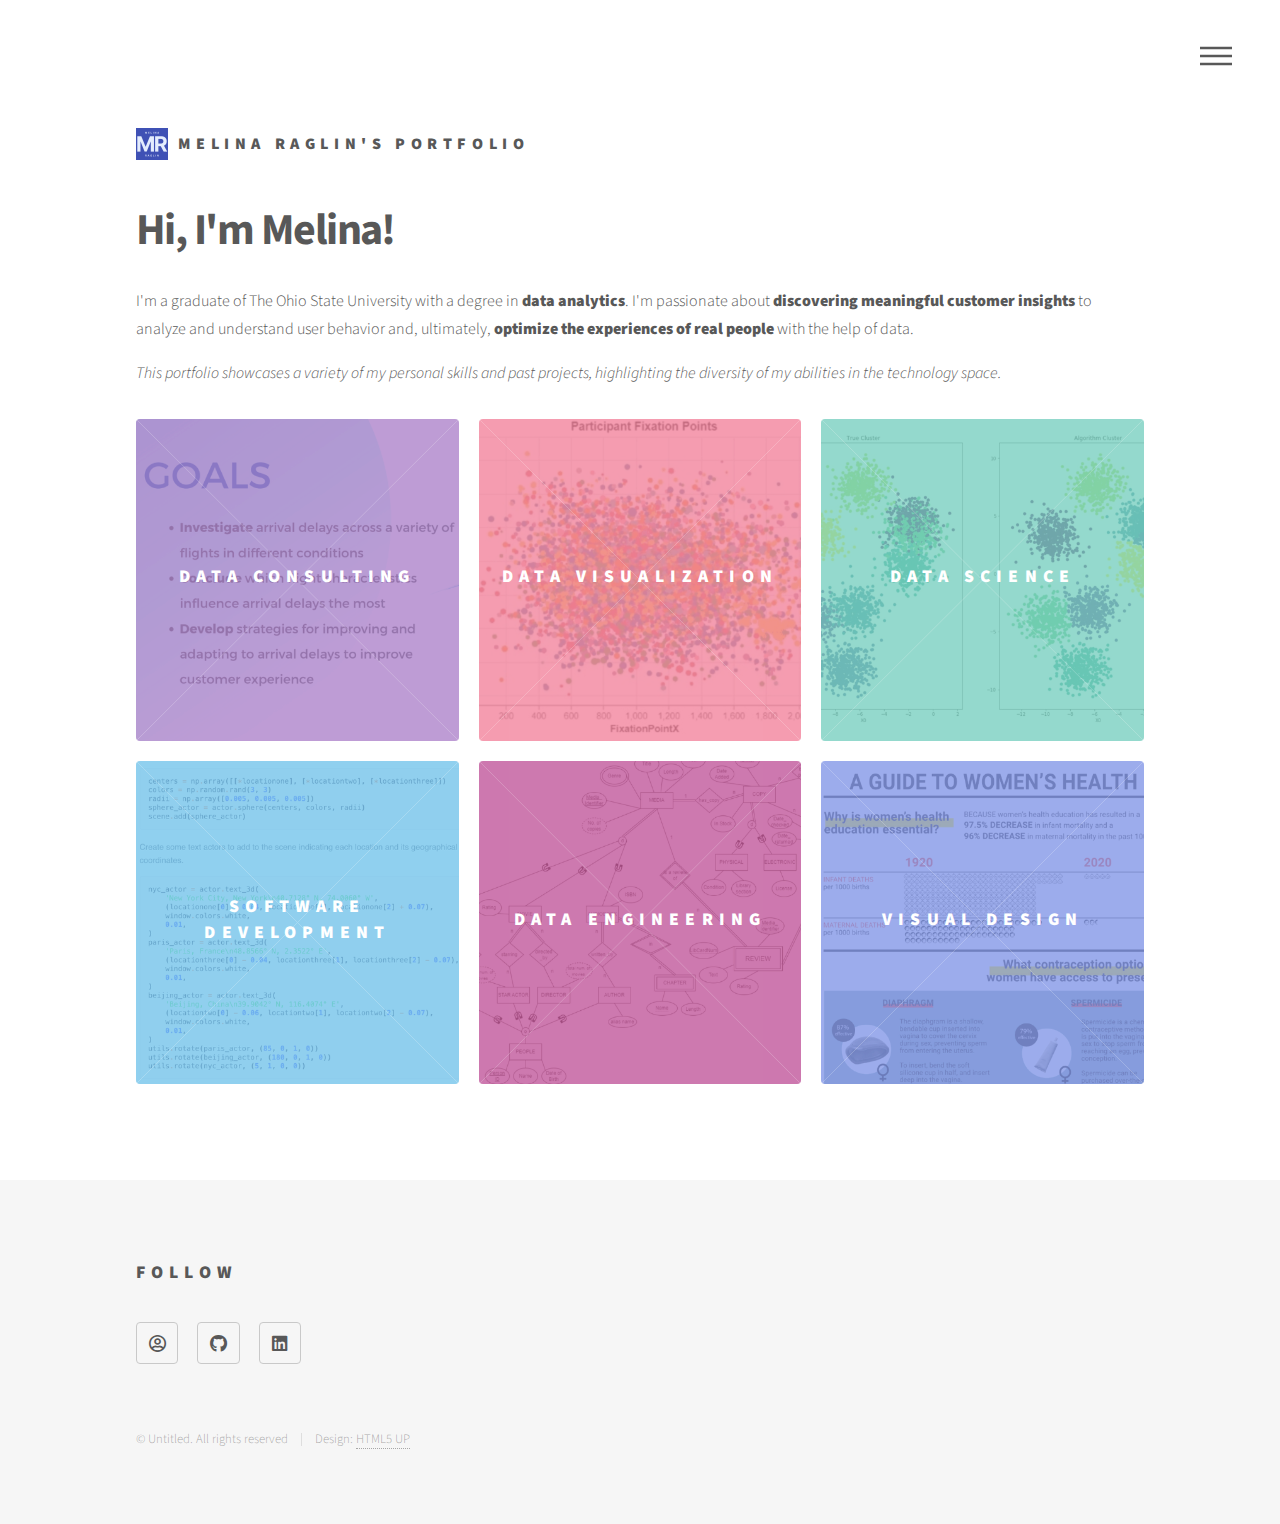
<file: index.html>
<!DOCTYPE HTML>
<!--
	Phantom by HTML5 UP
	html5up.net | @ajlkn
	Free for personal and commercial use under the CCA 3.0 license (html5up.net/license)
-->
<html>
	<head>
		<title>Melina Raglin - Portfolio</title>
		<meta charset="utf-8" />
		<meta name="viewport" content="width=device-width, initial-scale=1, user-scalable=no" />
		<link rel="stylesheet" href="assets/css/main.css" />
		<noscript><link rel="stylesheet" href="assets/css/noscript.css" /></noscript>
	</head>
	<body class="is-preload">
		<!-- Wrapper -->
			<div id="wrapper">

				<!-- Header -->
					<header id="header">
						<div class="inner">

							<!-- Logo -->
								<a href="index.html" class="logo">
									<span class="symbol"><img src="images/logo.png" alt="" /></span><span class="title">Melina Raglin's Portfolio</span>
								</a>

							<!-- Nav -->
								<nav>
									<ul>
										<li><a href="#menu">Menu</a></li>
									</ul>
								</nav>

						</div>
					</header>

				<!-- Menu -->
					<nav id="menu">
						<h2>Menu</h2>
						<ul>
							<li><a href="index.html">Home</a></li>
							<li><a href="data_consult.html">Data Consulting</a></li>
							<li><a href="data_viz.html">Data Visualization</a></li>
							<li><a href="data_sci.html">Data Science</a></li>
							<li><a href="dev.html">Software Development</a></li>
							<li><a href="data_eng.html">Data Engineering</a></li>
							<li><a href="design.html">Visual Design</a></li>
						</ul>
					</nav>

				<!-- Main -->
					<div id="main">
						<div class="inner">
							<header>
								<h1>Hi, I'm Melina!</h1>
								<p> I'm a graduate of The Ohio State University with a degree in <b>data analytics</b>. I'm passionate about <b>discovering meaningful customer insights</b> to analyze and understand user behavior and, ultimately, <b>optimize the experiences of real people</b> with the help of data.</p>
								<p> <i>This portfolio showcases a variety of my personal skills and past projects, highlighting the diversity of my abilities in the technology space.</i></p>
							</header>
							<section class="tiles">
								<article class="style5">
									<span class="image">
										<img src="images/data_consult.png" alt="" />
									</span>
									<a href="data_consult.html">
										<h2>Data Consulting</h2>
										<div class="content">
											<p>Click here to see examples of my data consulting work. </p>
										</div>
									</a>
								</article>
								<article class="style1">
									<span class="image">
										<img src="images/data_viz.png" alt="" />
									</span>
									<a href="data_viz.html">
										<h2>Data Visualization</h2>
										<div class="content">
											<p>Click here to see examples of my data visualization work.</p>
										</div>
									</a>
								</article>
								<article class="style3">
									<span class="image">
										<img src="images/data_sci.png" alt="" />
									</span>
									<a href="data_sci.html">
										<h2>Data Science</h2>
										<div class="content">
											<p>Click here to see examples of my data science work. </p>
										</div>
									</a>
								</article>
								<article class="style2">
									<span class="image">
										<img src="images/dev_2.png" alt="" />
									</span>
									<a href="dev.html">
										<h2>Software Development</h2>
										<div class="content">
											<p>Click here to see examples of my software development work. </p>
										</div>
									</a>
								</article>
								<article class="style4">
									<span class="image">
										<img src="images/data_eng_1.png" alt="" />
									</span>
									<a href="data_eng.html">
										<h2>Data Engineering</h2>
										<div class="content">
											<p>Click here to see examples of my data engineering work. </p>
										</div>
									</a>
								</article>
								<article class="style6">
									<span class="image">
										<img src="images/infographic.png" alt="" />
									</span>
									<a href="design.html">
										<h2>Visual Design</h2>
										<div class="content">
											<p>Click here to see examples of my visual design work. </p>
										</div>
									</a>
								</article>
							</section>
						</div>
					</div>

				<!-- Footer -->
					<footer id="footer">
						<div class="inner">
							<section>
								<h2>Follow</h2>
								<ul class="icons">
									<li><a href="https://www.melinaraglin.com" class="icon style2 fa-user-circle"><span class="label">Website</span></a></li>
									<li><a href="https://github.com/mlraglin" class="icon brands style2 fa-github"><span class="label">GitHub</span></a></li>
									<li><a href="https://www.linkedin.com/in/melina-raglin-987183198/" class="icon brands style2 fa-linkedin"><span class="label">LinkedIn</span></a></li>
								</ul>
							</section>
							<ul class="copyright">
								<li>&copy; Untitled. All rights reserved</li><li>Design: <a href="http://html5up.net">HTML5 UP</a></li>
							</ul>
						</div>
					</footer>

			</div>

		<!-- Scripts -->
			<script src="assets/js/jquery.min.js"></script>
			<script src="assets/js/browser.min.js"></script>
			<script src="assets/js/breakpoints.min.js"></script>
			<script src="assets/js/util.js"></script>
			<script src="assets/js/main.js"></script>

	</body>
</html>
</file>
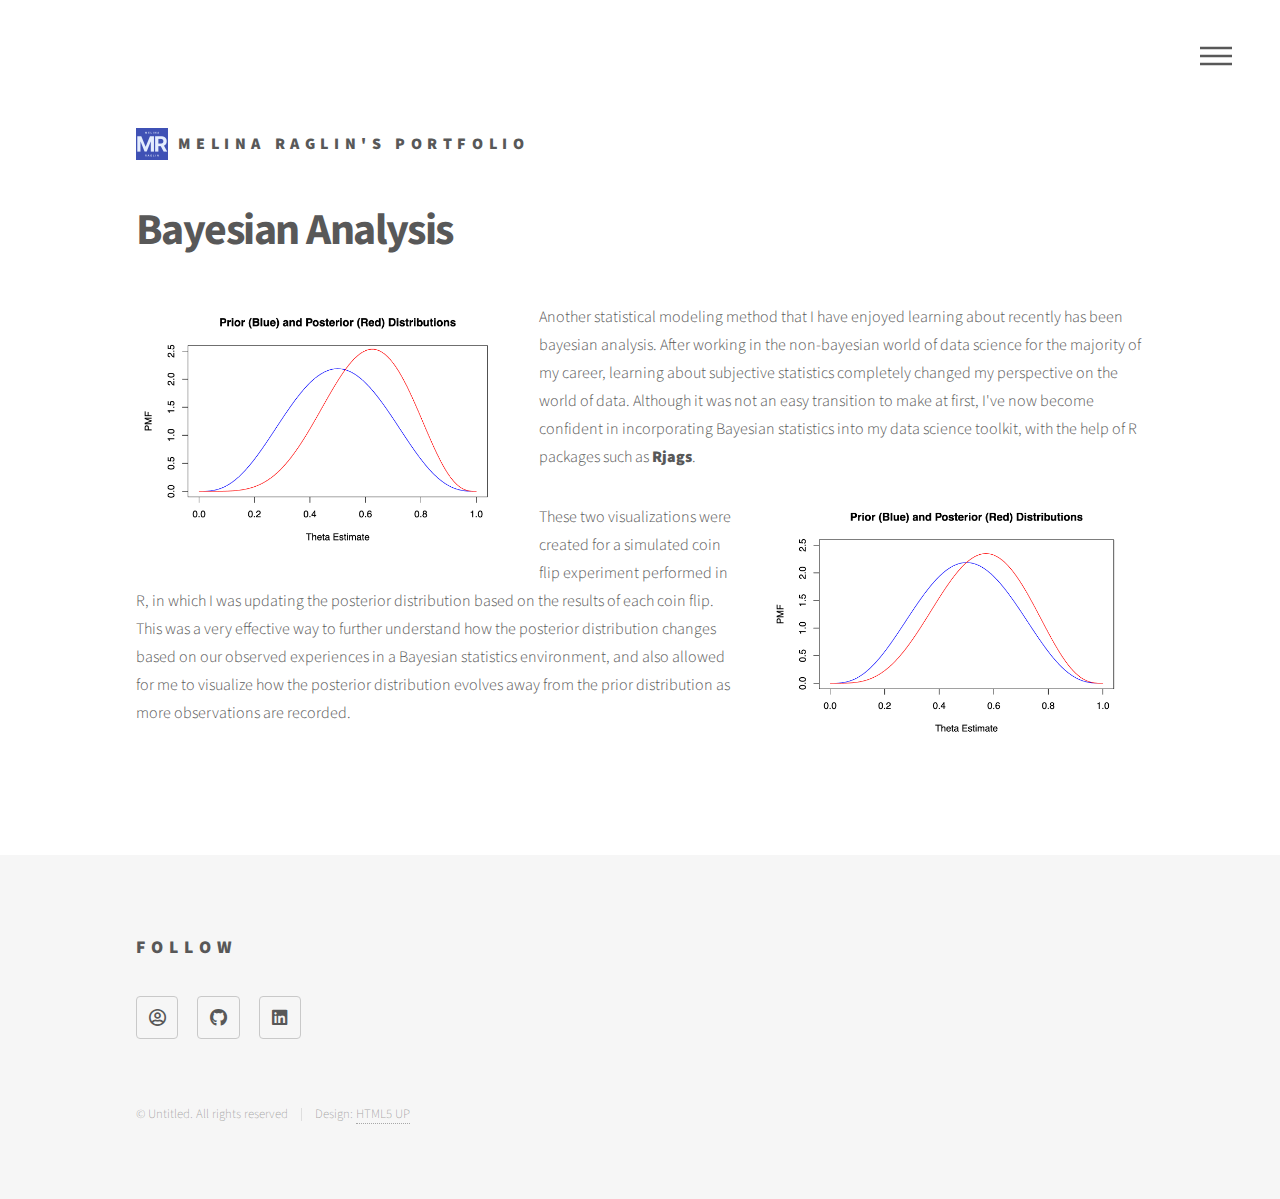
<file: bayes.html>
<!DOCTYPE HTML>
<!--
	Phantom by HTML5 UP
	html5up.net | @ajlkn
	Free for personal and commercial use under the CCA 3.0 license (html5up.net/license)
-->
<html>
	<head>
		<title>Melina Raglin - Data Science</title>		<meta charset="utf-8" />
		<meta name="viewport" content="width=device-width, initial-scale=1, user-scalable=no" />
		<link rel="stylesheet" href="assets/css/main.css" />
		<noscript><link rel="stylesheet" href="assets/css/noscript.css" /></noscript>
		<link href="assets/css/slider.css" />
	</head>
	<body class="is-preload">
		<!-- Wrapper -->
			<div id="wrapper">

				<!-- Header -->
					<header id="header">
						<div class="inner">

							<!-- Logo -->
								<a href="index.html" class="logo">
									<span class="symbol"><img src="images/logo.png" alt="" /></span><span class="title">Melina Raglin's Portfolio</span>
								</a>

							<!-- Nav -->
								<nav>
									<ul>
										<li><a href="#menu">Menu</a></li>
									</ul>
								</nav>

						</div>
					</header>

				<!-- Menu -->
					<nav id="menu">
						<h2>Menu</h2>
						<ul>
							<li><a href="index.html">Home</a></li>
							<li><a href="data_consult.html">Data Consulting</a></li>
							<li><a href="data_viz.html">Data Visualization</a></li>
							<li><a href="data_sci.html">Data Science</a></li>
							<li><a href="dev.html">Software Development</a></li>
							<li><a href="data_eng.html">Data Engineering</a></li>
							<li><a href="design.html">Visual Design</a></li>
						</ul>
					</nav>

				<!-- Main -->
					<div id="main">
						<div class="inner">
							<header>
								<h1>Bayesian Analysis</h1>
							</header>
							<p><span class="image left"><img src="images/bayes_1.png"></span> Another statistical modeling method that I have enjoyed learning about recently has been bayesian analysis. After working in the non-bayesian world of data science for the majority of my career, learning about subjective statistics completely changed my perspective on the world of data. Although it was not an easy transition to make at first, I've now become confident in incorporating Bayesian statistics into my data science toolkit, with the help of R packages such as <b>Rjags</b>.</span> 
							<p><span class="image right"><img src="images/bayes_2.png"></span> These two visualizations were created for a simulated coin flip experiment performed in R, in which I was updating the posterior distribution based on the results of each coin flip. This was a very effective way to further understand how the posterior distribution changes based on our observed experiences in a Bayesian statistics environment, and also allowed for me to visualize how the posterior distribution evolves away from the prior distribution as more observations are recorded. </span> 
						</div>
					</div>
				<!-- Footer -->
				<footer id="footer">
					<div class="inner">
						<section>
							<h2>Follow</h2>
							<ul class="icons">
								<li><a href="https://www.melinaraglin.com" class="icon style2 fa-user-circle"><span class="label">Website</span></a></li>
								<li><a href="https://github.com/mlraglin" class="icon brands style2 fa-github"><span class="label">GitHub</span></a></li>
								<li><a href="https://www.linkedin.com/in/melina-raglin-987183198/" class="icon brands style2 fa-linkedin"><span class="label">LinkedIn</span></a></li>
							</ul>
						</section>
						<ul class="copyright">
							<li>&copy; Untitled. All rights reserved</li><li>Design: <a href="http://html5up.net">HTML5 UP</a></li>
						</ul>
					</div>
				</footer>

		</div>
		<!-- Scripts -->
			<script src="assets/js/jquery.min.js"></script>
			<script src="assets/js/browser.min.js"></script>
			<script src="assets/js/breakpoints.min.js"></script>
			<script src="assets/js/util.js"></script>
			<script src="assets/js/main.js"></script>
			<script src="assets/js/slider.js"></script>

	</body>
</html>
</file>
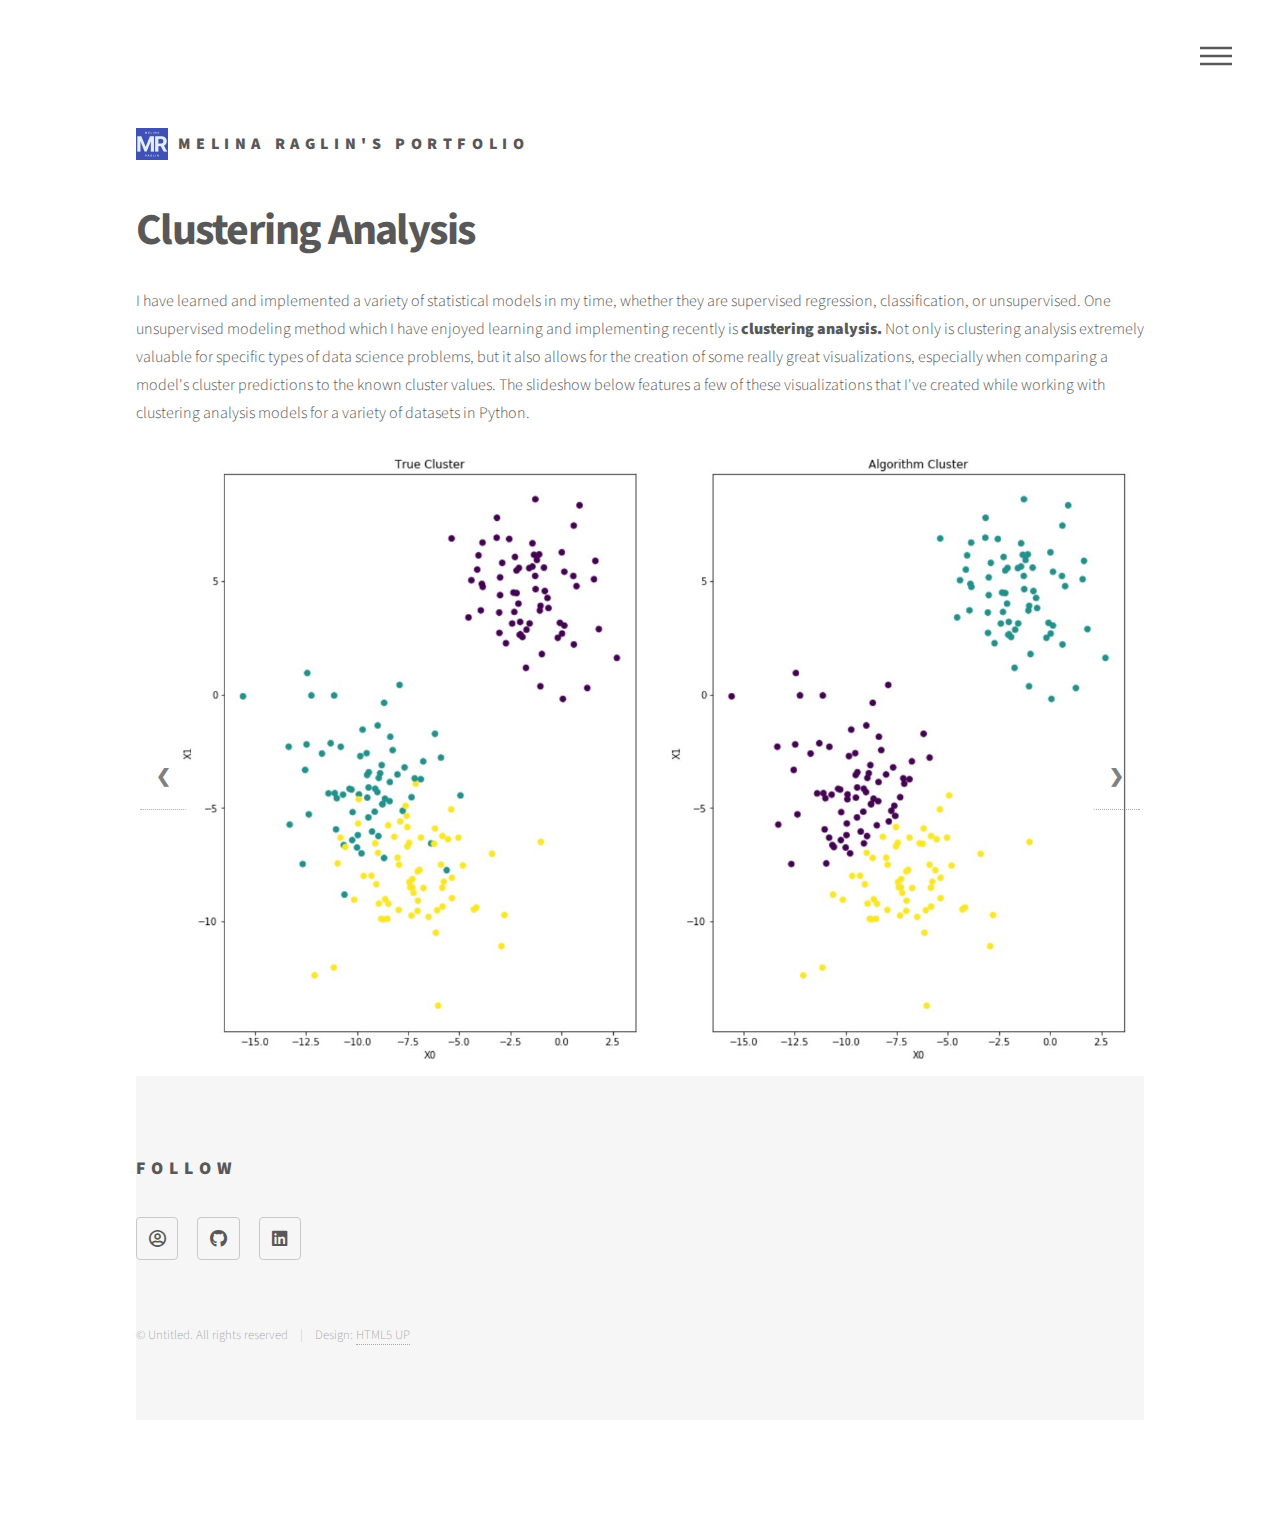
<file: clustering.html>
<!DOCTYPE HTML>
<!--
	Phantom by HTML5 UP
	html5up.net | @ajlkn
	Free for personal and commercial use under the CCA 3.0 license (html5up.net/license)
-->
<html>
	<head>
		<title>Melina Raglin - Data Science</title>		<meta charset="utf-8" />
		<meta name="viewport" content="width=device-width, initial-scale=1, user-scalable=no" />
		<link rel="stylesheet" href="assets/css/main.css" />
		<link rel="stylesheet" href="assets/css/slider.css" />
		<noscript><link rel="stylesheet" href="assets/css/noscript.css" /></noscript>
	</head>
	<body class="is-preload">
		<!-- Wrapper -->
			<div id="wrapper">

				<!-- Header -->
					<header id="header">
						<div class="inner">

							<!-- Logo -->
								<a href="index.html" class="logo">
									<span class="symbol"><img src="images/logo.png" alt="" /></span><span class="title">Melina Raglin's Portfolio</span>
								</a>

							<!-- Nav -->
								<nav>
									<ul>
										<li><a href="#menu">Menu</a></li>
									</ul>
								</nav>

						</div>
					</header>

				<!-- Menu -->
					<nav id="menu">
						<h2>Menu</h2>
						<ul>
							<li><a href="index.html">Home</a></li>
							<li><a href="data_consult.html">Data Consulting</a></li>
							<li><a href="data_viz.html">Data Visualization</a></li>
							<li><a href="data_sci.html">Data Science</a></li>
							<li><a href="dev.html">Software Development</a></li>
							<li><a href="data_eng.html">Data Engineering</a></li>
							<li><a href="design.html">Visual Design</a></li>
						</ul>
					</nav>

				<!-- Main -->
					<div id="main">
						<div class="inner">
							<header>
								<h1>Clustering Analysis</h1>
								<p>I have learned and implemented a variety of statistical models in my time, whether they are supervised regression, classification, or unsupervised. One unsupervised modeling method which I have enjoyed learning and implementing recently is <b> clustering analysis.</b> Not only is clustering analysis extremely valuable for specific types of data science problems, but it also allows for the creation of some really great visualizations, especially when comparing a model's cluster predictions to the known cluster values. The slideshow below features a few of these visualizations that I've created while working with clustering analysis models for a variety of datasets in Python.</p>
							</header>
							<div id="slideshow"class="slideshow-container">
								<div class="mySlides fade">
									<img src="images/clustering_1.JPG" style="width:100%">
								</div>
						
								<div class="mySlides fade">
									<img src="images/clustering_2.JPG" style="width:100%">
								</div>

								<div class="mySlides fade">
									<img src="images/clustering_3.JPG" style="width:100%">
								</div>
								<a class="prev" onclick="plusSlides(-1)">&#10094;</a>
								<a class="next" onclick="plusSlides(1)">&#10095;</a>
							</div>
				<!-- Footer -->
				<footer id="footer">
					<div class="inner">
						<section>
							<h2>Follow</h2>
							<ul class="icons">
								<li><a href="https://www.melinaraglin.com" class="icon style2 fa-user-circle"><span class="label">Website</span></a></li>
								<li><a href="https://github.com/mlraglin" class="icon brands style2 fa-github"><span class="label">GitHub</span></a></li>
								<li><a href="https://www.linkedin.com/in/melina-raglin-987183198/" class="icon brands style2 fa-linkedin"><span class="label">LinkedIn</span></a></li>
							</ul>
						</section>
						<ul class="copyright">
							<li>&copy; Untitled. All rights reserved</li><li>Design: <a href="http://html5up.net">HTML5 UP</a></li>
						</ul>
					</div>
				</footer>

		</div>
		<!-- Scripts -->
			<script src="assets/js/jquery.min.js"></script>
			<script src="assets/js/browser.min.js"></script>
			<script src="assets/js/breakpoints.min.js"></script>
			<script src="assets/js/util.js"></script>
			<script src="assets/js/main.js"></script>
			<script src="assets/js/slider.js"></script>

	</body>
</html>
</file>
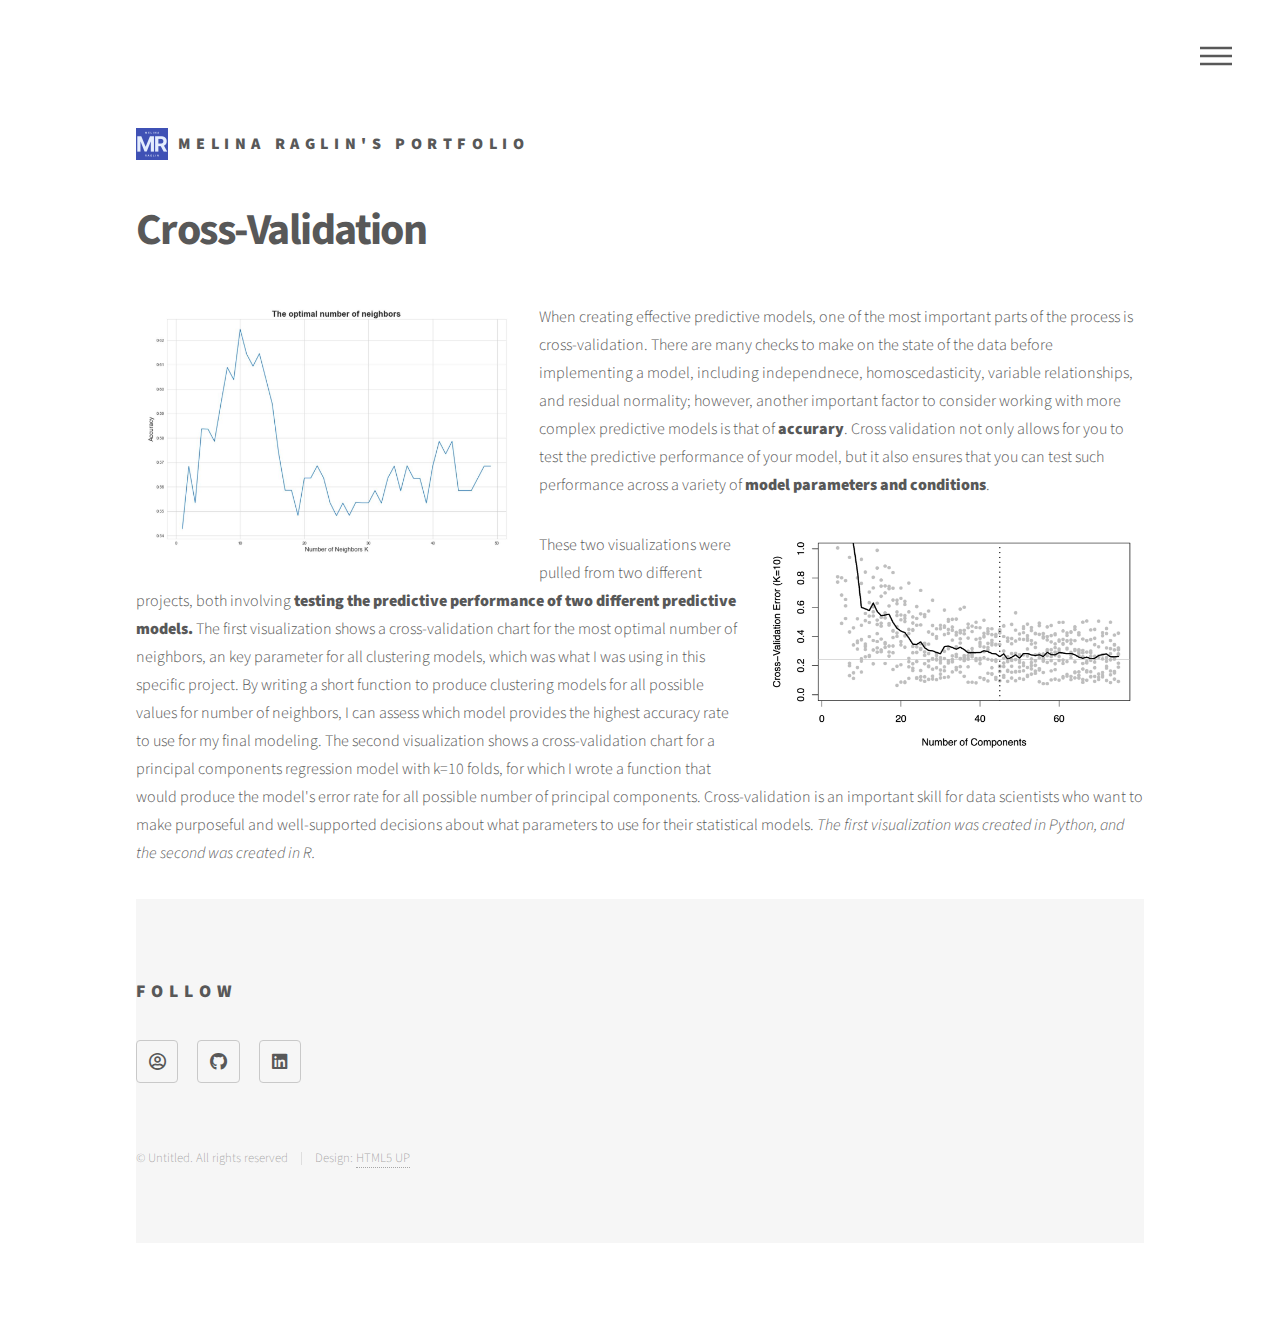
<file: cv.html>
<!DOCTYPE HTML>
<!--
	Phantom by HTML5 UP
	html5up.net | @ajlkn
	Free for personal and commercial use under the CCA 3.0 license (html5up.net/license)
-->
<html>
	<head>
		<title>Melina Raglin - Data Science</title>		<meta charset="utf-8" />
		<meta name="viewport" content="width=device-width, initial-scale=1, user-scalable=no" />
		<link rel="stylesheet" href="assets/css/main.css" />
		<noscript><link rel="stylesheet" href="assets/css/noscript.css" /></noscript>
		<link href="assets/css/slider.css" />
	</head>
	<body class="is-preload">
		<!-- Wrapper -->
			<div id="wrapper">

				<!-- Header -->
					<header id="header">
						<div class="inner">

							<!-- Logo -->
								<a href="index.html" class="logo">
									<span class="symbol"><img src="images/logo.png" alt="" /></span><span class="title">Melina Raglin's Portfolio</span>
								</a>

							<!-- Nav -->
								<nav>
									<ul>
										<li><a href="#menu">Menu</a></li>
									</ul>
								</nav>

						</div>
					</header>

				<!-- Menu -->
					<nav id="menu">
						<h2>Menu</h2>
						<ul>
							<li><a href="index.html">Home</a></li>
							<li><a href="data_consult.html">Data Consulting</a></li>
							<li><a href="data_viz.html">Data Visualization</a></li>
							<li><a href="data_sci.html">Data Science</a></li>
							<li><a href="dev.html">Software Development</a></li>
							<li><a href="data_eng.html">Data Engineering</a></li>
							<li><a href="design.html">Visual Design</a></li>
						</ul>
					</nav>

				<!-- Main -->
					<div id="main">
						<div class="inner">
							<header>
								<h1>Cross-Validation</h1>
							</header>
							<p><span class="image left"><img src="images/cv2.JPG"> </span> When creating effective predictive models, one of the most important parts of the process is cross-validation. There are many checks to make on the state of the data before implementing a model, including independnece, homoscedasticity, variable relationships, and residual normality; however, another important factor to consider working with more complex predictive models is that of <b> accurary</b>. Cross validation not only allows for you to test the predictive performance of your model, but it also ensures that you can test such performance across a variety of <b> model parameters and conditions</b>.</p>
							<p><span class="image right"><img src="images/cv_3.png"> </span> These two visualizations were pulled from two different projects, both involving <b>testing the predictive performance of two different predictive models.</b> The first visualization shows a cross-validation chart for the most optimal number of neighbors, an key parameter for all clustering models, which was what I was using in this specific project. By writing a short function to produce clustering models for all possible values for number of neighbors, I can assess which model provides the highest accuracy rate to use for my final modeling. The second visualization shows a cross-validation chart for a principal components regression model with k=10 folds, for which I wrote a function that would produce the model's error rate for all possible number of principal components. Cross-validation is an important skill for data scientists who want to make purposeful and well-supported decisions about what parameters to use for their statistical models. <i> The first visualization was created in Python, and the second was created in R.</i></p>
				<!-- Footer -->
				<footer id="footer">
					<div class="inner">
						<section>
							<h2>Follow</h2>
							<ul class="icons">
								<li><a href="https://www.melinaraglin.com" class="icon style2 fa-user-circle"><span class="label">Website</span></a></li>
								<li><a href="https://github.com/mlraglin" class="icon brands style2 fa-github"><span class="label">GitHub</span></a></li>
								<li><a href="https://www.linkedin.com/in/melina-raglin-987183198/" class="icon brands style2 fa-linkedin"><span class="label">LinkedIn</span></a></li>
							</ul>
						</section>
						<ul class="copyright">
							<li>&copy; Untitled. All rights reserved</li><li>Design: <a href="http://html5up.net">HTML5 UP</a></li>
						</ul>
					</div>
				</footer>

		</div>
		<!-- Scripts -->
			<script src="assets/js/jquery.min.js"></script>
			<script src="assets/js/browser.min.js"></script>
			<script src="assets/js/breakpoints.min.js"></script>
			<script src="assets/js/util.js"></script>
			<script src="assets/js/main.js"></script>
			<script src="assets/js/slider.js"></script>

	</body>
</html>
</file>
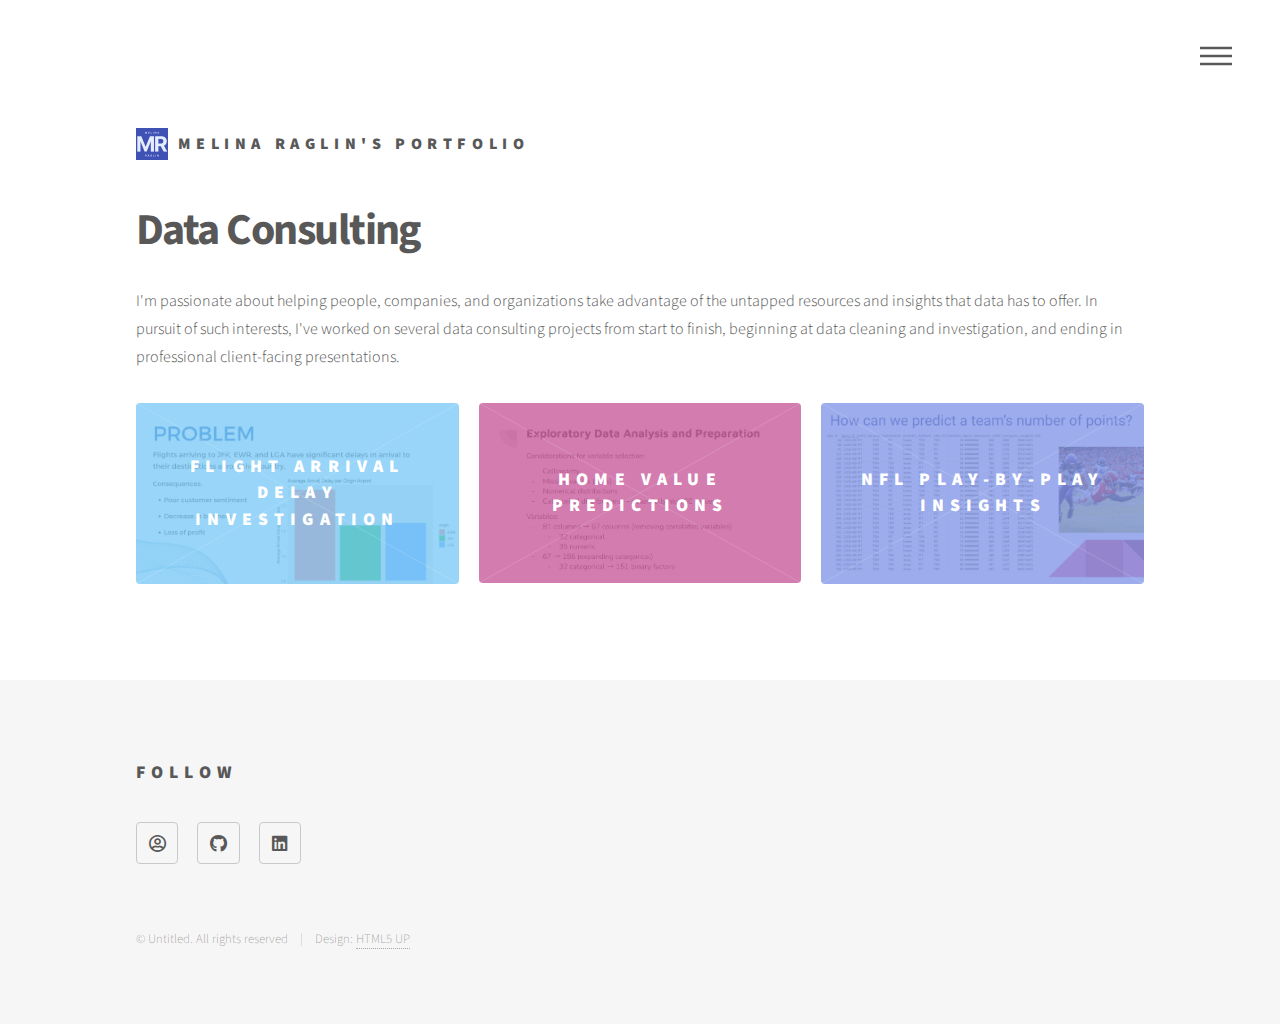
<file: data_consult.html>
<!DOCTYPE HTML>
<!--
	Phantom by HTML5 UP
	html5up.net | @ajlkn
	Free for personal and commercial use under the CCA 3.0 license (html5up.net/license)
-->
<html>
	<head>
		<title>Melina Raglin - Data Consulting</title>		<meta charset="utf-8" />
		<meta name="viewport" content="width=device-width, initial-scale=1, user-scalable=no" />
		<link rel="stylesheet" href="assets/css/main.css" />
		<noscript><link rel="stylesheet" href="assets/css/noscript.css" /></noscript>
		<link href="assets/css/slider.css" />
	</head>
	<body class="is-preload">
		<!-- Wrapper -->
			<div id="wrapper">

				<!-- Header -->
					<header id="header">
						<div class="inner">

							<!-- Logo -->
								<a href="index.html" class="logo">
									<span class="symbol"><img src="images/logo.png" alt="" /></span><span class="title">Melina Raglin's Portfolio</span>
								</a>

							<!-- Nav -->
								<nav>
									<ul>
										<li><a href="#menu">Menu</a></li>
									</ul>
								</nav>

						</div>
					</header>

				<!-- Menu -->
					<nav id="menu">
						<h2>Menu</h2>
						<ul>
							<li><a href="index.html">Home</a></li>
							<li><a href="data_consult.html">Data Consulting</a></li>
							<li><a href="data_viz.html">Data Visualization</a></li>
							<li><a href="data_sci.html">Data Science</a></li>
							<li><a href="dev.html">Software Development</a></li>
							<li><a href="data_eng.html">Data Engineering</a></li>
							<li><a href="design.html">Visual Design</a></li>
						</ul>
					</nav>

				<!-- Main -->
					<div id="main">
						<div class="inner">
							<header>
								<h1>Data Consulting</h1>
								<p>I'm passionate about helping people, companies, and organizations take advantage of the untapped resources and insights that data has to offer. In pursuit of such interests, I've worked on several data consulting projects from start to finish, beginning at data cleaning and investigation, and ending in professional client-facing presentations.</p>
							</header>
							<section class="tiles">
								<article class="style2">
									<span class="image">
										<img src="images/ppt_1_2.png" alt="" />
									</span>
									<a href="flight.html">
										<h2>Flight Arrival Delay Investigation</h2>
									</a>
								</article>
								<article class="style4">
									<span class="image">
										<img src="images/homes_2.png" alt="" />
									</span>
									<a href="homes.html">
										<h2>Home Value Predictions</h2>
									</a>
								</article>
								<article class="style6">
									<span class="image">
										<img src="images/nfl.png" alt="" />
									</span>
									<a href="nfl.html">
										<h2>NFL Play-by-Play Insights</h2>
									</a>
								</article>
							</section>
						</div>
					</div>
				<!-- Footer -->
				<footer id="footer">
					<div class="inner">
						<section>
							<h2>Follow</h2>
							<ul class="icons">
								<li><a href="https://www.melinaraglin.com" class="icon style2 fa-user-circle"><span class="label">Website</span></a></li>
								<li><a href="https://github.com/mlraglin" class="icon brands style2 fa-github"><span class="label">GitHub</span></a></li>
								<li><a href="https://www.linkedin.com/in/melina-raglin-987183198/" class="icon brands style2 fa-linkedin"><span class="label">LinkedIn</span></a></li>
							</ul>
						</section>
						<ul class="copyright">
							<li>&copy; Untitled. All rights reserved</li><li>Design: <a href="http://html5up.net">HTML5 UP</a></li>
						</ul>
					</div>
				</footer>

		</div>
		<!-- Scripts -->
			<script src="assets/js/jquery.min.js"></script>
			<script src="assets/js/browser.min.js"></script>
			<script src="assets/js/breakpoints.min.js"></script>
			<script src="assets/js/util.js"></script>
			<script src="assets/js/main.js"></script>
			<script src="assets/js/slider.js"></script>

	</body>
</html>
</file>
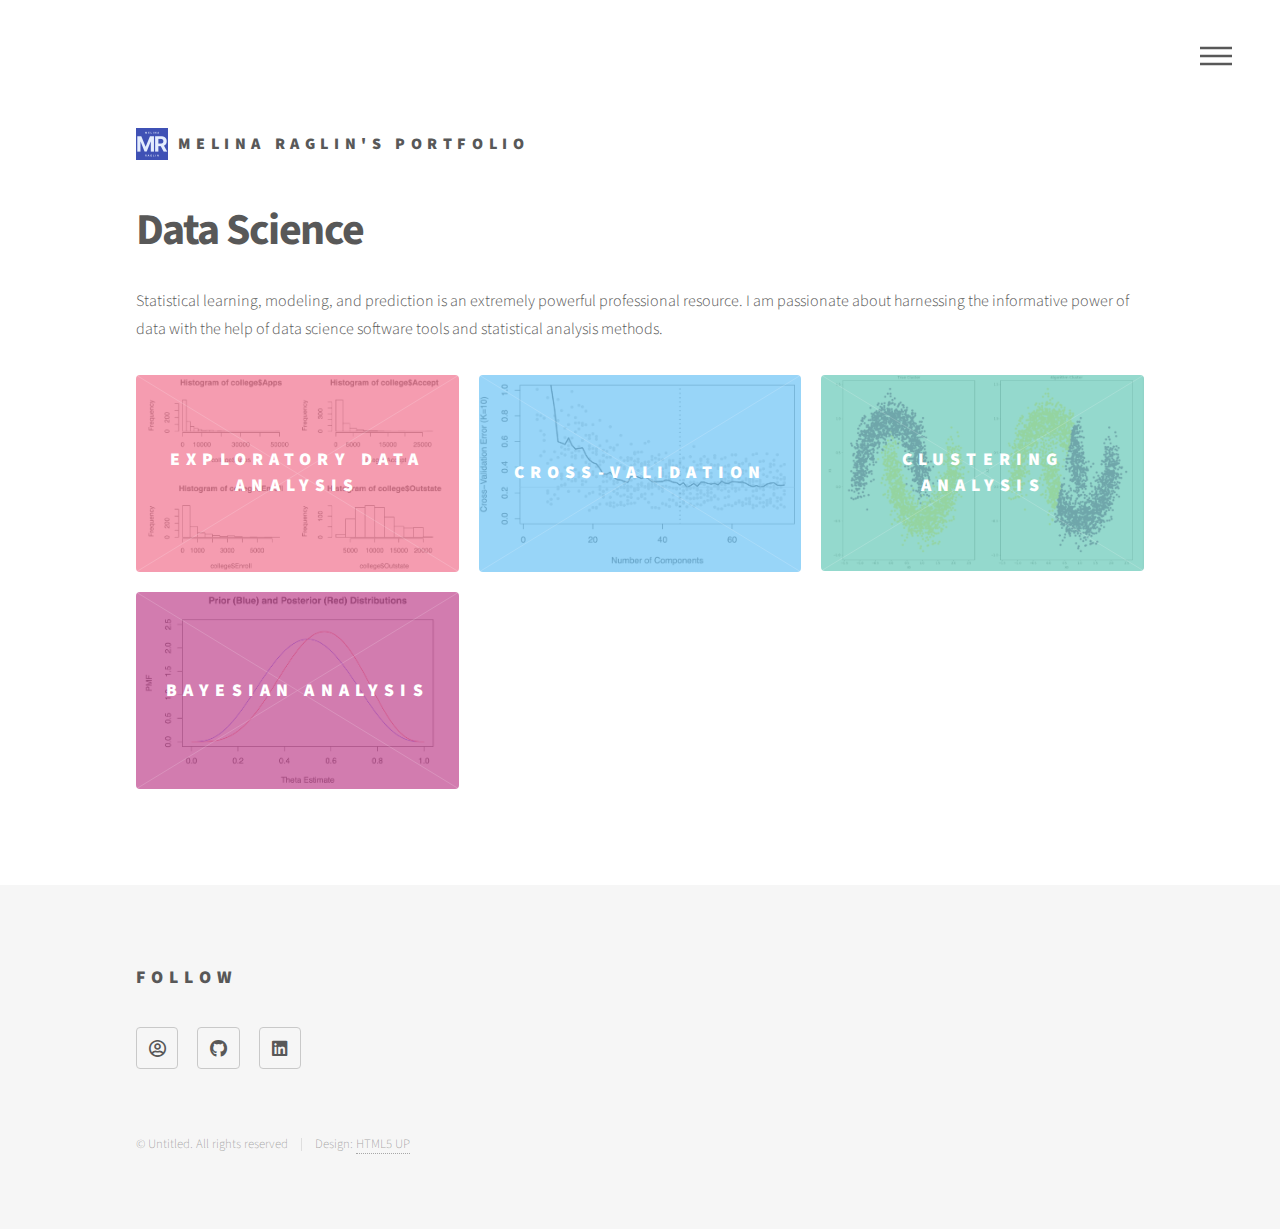
<file: data_sci.html>
<!DOCTYPE HTML>
<!--
	Phantom by HTML5 UP
	html5up.net | @ajlkn
	Free for personal and commercial use under the CCA 3.0 license (html5up.net/license)
-->
<html>
	<head>
		<title>Melina Raglin - Data Science</title>		<meta charset="utf-8" />
		<meta name="viewport" content="width=device-width, initial-scale=1, user-scalable=no" />
		<link rel="stylesheet" href="assets/css/main.css" />
		<noscript><link rel="stylesheet" href="assets/css/noscript.css" /></noscript>
		<link href="assets/css/slider.css" />
	</head>
	<body class="is-preload">
		<!-- Wrapper -->
			<div id="wrapper">

				<!-- Header -->
					<header id="header">
						<div class="inner">

							<!-- Logo -->
								<a href="index.html" class="logo">
									<span class="symbol"><img src="images/logo.png" alt="" /></span><span class="title">Melina Raglin's Portfolio</span>
								</a>

							<!-- Nav -->
								<nav>
									<ul>
										<li><a href="#menu">Menu</a></li>
									</ul>
								</nav>

						</div>
					</header>

				<!-- Menu -->
					<nav id="menu">
						<h2>Menu</h2>
						<ul>
							<li><a href="index.html">Home</a></li>
							<li><a href="data_consult.html">Data Consulting</a></li>
							<li><a href="data_viz.html">Data Visualization</a></li>
							<li><a href="data_sci.html">Data Science</a></li>
							<li><a href="dev.html">Software Development</a></li>
							<li><a href="data_eng.html">Data Engineering</a></li>
							<li><a href="design.html">Visual Design</a></li>
						</ul>
					</nav>

				<!-- Main -->
					<div id="main">
						<div class="inner">
							<header>
								<h1>Data Science</h1>
								<p>Statistical learning, modeling, and prediction is an extremely powerful professional resource. I am passionate about harnessing the informative power of data with the help of data science software tools and statistical analysis methods. </p>
							</header>
							<section class="tiles">
								<article class="style1">
									<span class="image">
										<img src="images/menu_pic.png" alt="" />
									</span>
									<a href="eda.html">
										<h2>Exploratory Data Analysis</h2>
									</a>
								</article>
								<article class="style2">
									<span class="image">
										<img src="images/menu2.png" alt="" />
									</span>
									<a href="cv.html">
										<h2>Cross-Validation</h2>
									</a>
								</article>
								<article class="style3">
									<span class="image">
										<img src="images/clustering_3.JPG" alt="" />
									</span>
									<a href="clustering.html">
										<h2>Clustering Analysis</h2>
									</a>
								</article>
								<article class="style4">
									<span class="image">
										<img src="images/bayes_2.png" alt="" />
									</span>
									<a href="bayes.html">
										<h2>Bayesian Analysis</h2>
									</a>
								</article>
							</section>
						</div>
					</div>
				<!-- Footer -->
				<footer id="footer">
					<div class="inner">
						<section>
							<h2>Follow</h2>
							<ul class="icons">
								<li><a href="https://www.melinaraglin.com" class="icon style2 fa-user-circle"><span class="label">Website</span></a></li>
								<li><a href="https://github.com/mlraglin" class="icon brands style2 fa-github"><span class="label">GitHub</span></a></li>
								<li><a href="https://www.linkedin.com/in/melina-raglin-987183198/" class="icon brands style2 fa-linkedin"><span class="label">LinkedIn</span></a></li>
							</ul>
						</section>
						<ul class="copyright">
							<li>&copy; Untitled. All rights reserved</li><li>Design: <a href="http://html5up.net">HTML5 UP</a></li>
						</ul>
					</div>
				</footer>

		</div>
		<!-- Scripts -->
			<script src="assets/js/jquery.min.js"></script>
			<script src="assets/js/browser.min.js"></script>
			<script src="assets/js/breakpoints.min.js"></script>
			<script src="assets/js/util.js"></script>
			<script src="assets/js/main.js"></script>
			<script src="assets/js/slider.js"></script>

	</body>
</html>
</file>
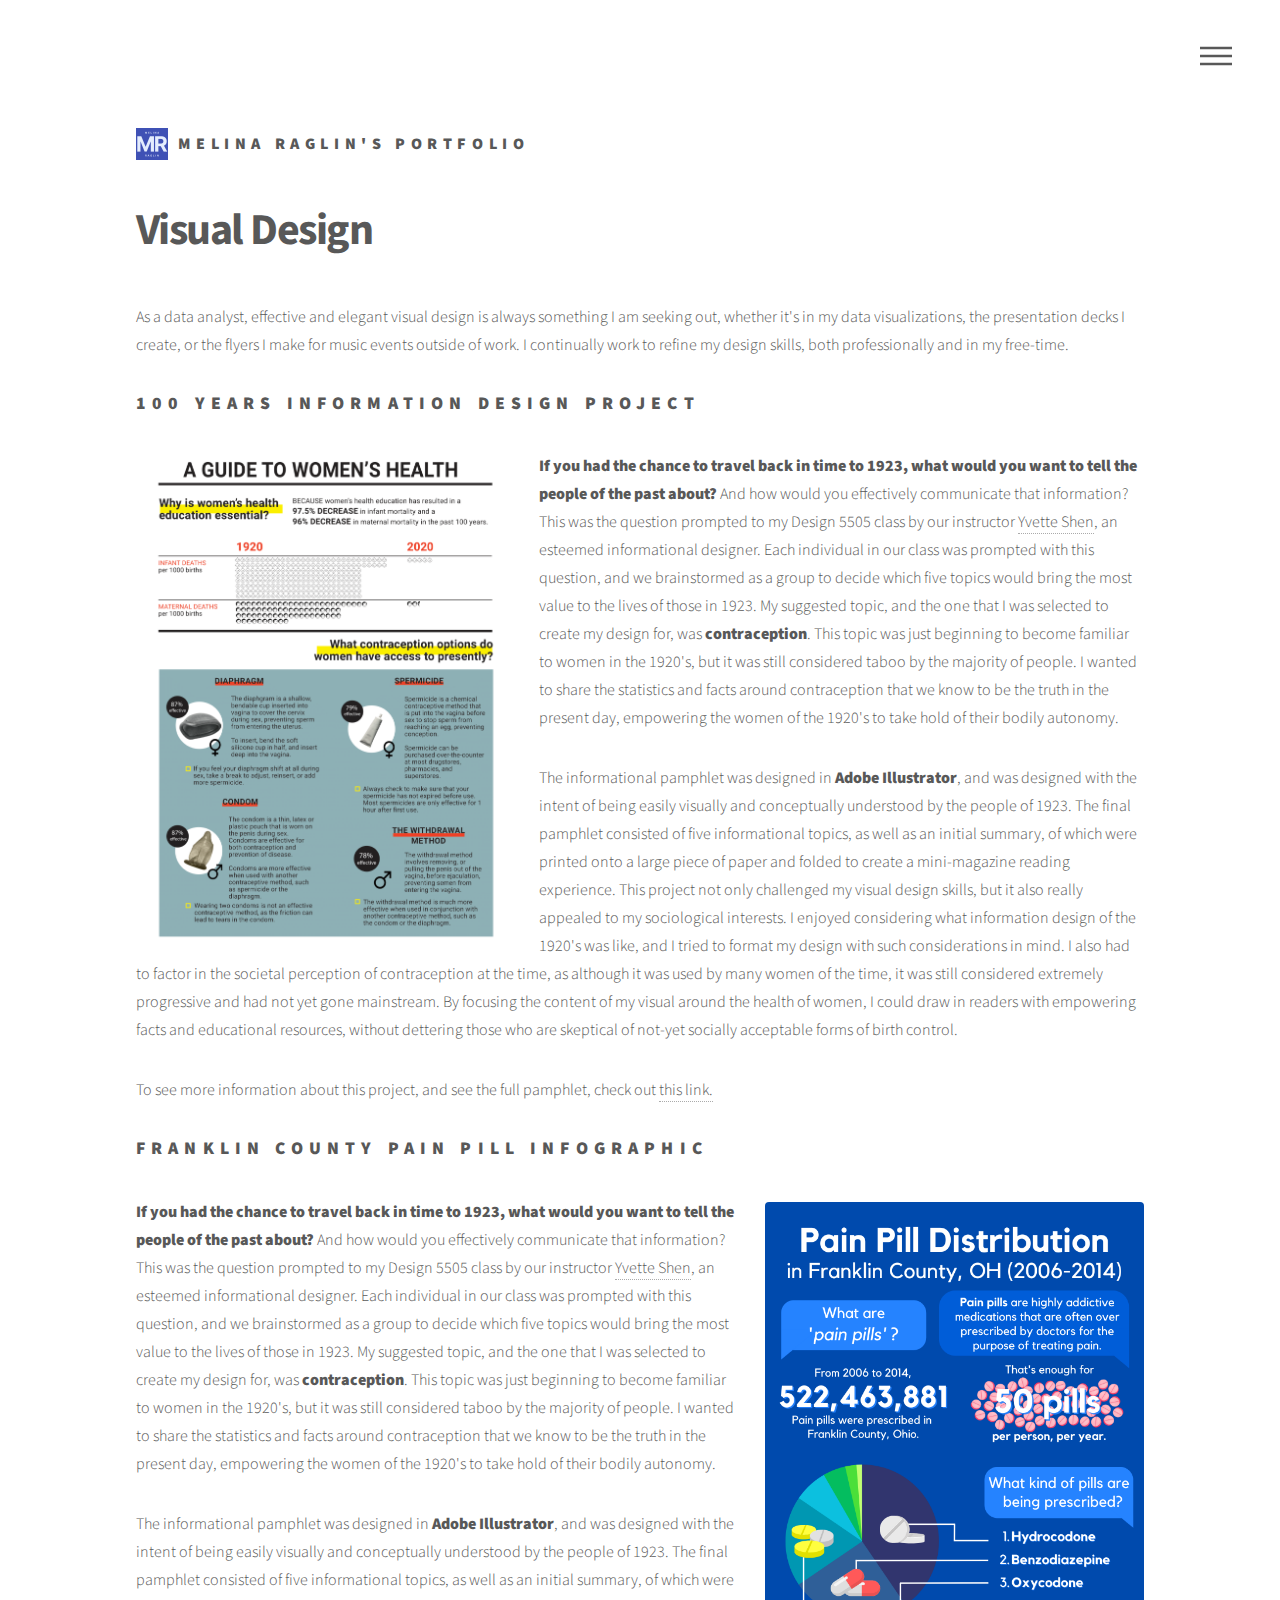
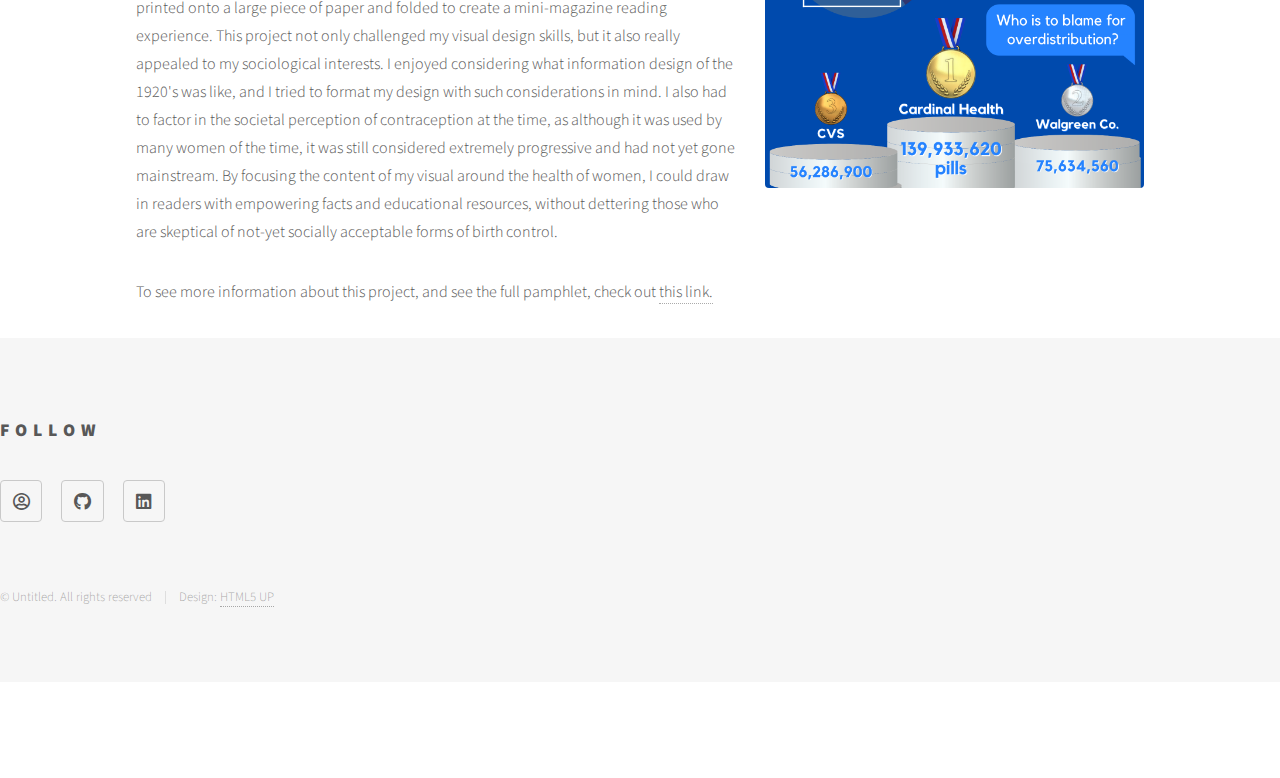
<file: design.html>
<!DOCTYPE HTML>
<!--
	Phantom by HTML5 UP
	html5up.net | @ajlkn
	Free for personal and commercial use under the CCA 3.0 license (html5up.net/license)
-->
<html>
	<head>
		<title>Melina Raglin - Visual Design</title>		<meta charset="utf-8" />
		<meta name="viewport" content="width=device-width, initial-scale=1, user-scalable=no" />
		<link rel="stylesheet" href="assets/css/main.css" />
		<noscript><link rel="stylesheet" href="assets/css/noscript.css" /></noscript>
	</head>
	<body class="is-preload">
		<!-- Wrapper -->
			<div id="wrapper">

				<!-- Header -->
					<header id="header">
						<div class="inner">

							<!-- Logo -->
								<a href="index.html" class="logo">
									<span class="symbol"><img src="images/logo.png" alt="" /></span><span class="title">Melina Raglin's Portfolio</span>
								</a>

							<!-- Nav -->
								<nav>
									<ul>
										<li><a href="#menu">Menu</a></li>
									</ul>
								</nav>

						</div>
					</header>

				<!-- Menu -->
					<nav id="menu">
						<h2>Menu</h2>
						<ul>
							<li><a href="index.html">Home</a></li>
							<li><a href="data_consult.html">Data Consulting</a></li>
							<li><a href="data_viz.html">Data Visualization</a></li>
							<li><a href="data_sci.html">Data Science</a></li>
							<li><a href="dev.html">Software Development</a></li>
							<li><a href="data_eng.html">Data Engineering</a></li>
							<li><a href="design.html">Visual Design</a></li>
						</ul>
					</nav>

				<!-- Main -->
					<div id="main">
						<div class="inner">
							<h1>Visual Design</h1>
							<p>As a data analyst, effective and elegant visual design is always something I am seeking out, whether it's in my data visualizations, the presentation decks I create, or the flyers I make for music events outside of work. I continually work to refine my design skills, both professionally and in my free-time.</p>
						</div>
				<!-- Section 1 -->
						<div class="inner">
							<h2>100 Years Information Design Project</h2>
							<p><span class="image left"><img src="images/design_1.png"/></span><b>If you had the chance to travel back in time to 1923, what would you want to tell the people of the past about?</b> And how would you effectively communicate that information? This was the question prompted to my Design 5505 class by our instructor <a href="https://designviz.osu.edu/index.html">Yvette Shen</a>, an esteemed informational designer. Each individual in our class was prompted with this question, and we brainstormed as a group to decide which five topics would bring the most value to the lives of those in 1923. My suggested topic, and the one that I was selected to create my design for, was <b> contraception</b>. This topic was just beginning to become familiar to women in the 1920's, but it was still considered taboo by the majority of people. I wanted to share the statistics and facts around contraception that we know to be the truth in the present day, empowering the women of the 1920's to take hold of their bodily autonomy. </p>
							<p>The informational pamphlet was designed in <b>Adobe Illustrator</b>, and was designed with the intent of being easily visually and conceptually understood by the people of 1923. The final pamphlet consisted of five informational topics, as well as an initial summary, of which were printed onto a large piece of paper and folded to create a mini-magazine reading experience. This project not only challenged my visual design skills, but it also really appealed to my sociological interests. I enjoyed considering what information design of the 1920's was like, and I tried to format my design with such considerations in mind. I also had to factor in the societal perception of contraception at the time, as although it was used by many women of the time, it was still considered extremely progressive and had not yet gone mainstream. By focusing the content of my visual around the health of women, I could draw in readers with empowering facts and educational resources, without dettering those who are skeptical of not-yet socially acceptable forms of birth control.</p>
							<p>To see more information about this project, and see the full pamphlet, check out <a href="https://designviz.osu.edu/work/timemachine.html"> this link.</a></p>
						</div>
						<div class="inner">
							<h2>Franklin County Pain Pill Infographic</h2>
							<p><span class="image right"><img src="images/design_2.png"/></span><b>If you had the chance to travel back in time to 1923, what would you want to tell the people of the past about?</b> And how would you effectively communicate that information? This was the question prompted to my Design 5505 class by our instructor <a href="https://designviz.osu.edu/index.html">Yvette Shen</a>, an esteemed informational designer. Each individual in our class was prompted with this question, and we brainstormed as a group to decide which five topics would bring the most value to the lives of those in 1923. My suggested topic, and the one that I was selected to create my design for, was <b> contraception</b>. This topic was just beginning to become familiar to women in the 1920's, but it was still considered taboo by the majority of people. I wanted to share the statistics and facts around contraception that we know to be the truth in the present day, empowering the women of the 1920's to take hold of their bodily autonomy. </p>
							<p>The informational pamphlet was designed in <b>Adobe Illustrator</b>, and was designed with the intent of being easily visually and conceptually understood by the people of 1923. The final pamphlet consisted of five informational topics, as well as an initial summary, of which were printed onto a large piece of paper and folded to create a mini-magazine reading experience. This project not only challenged my visual design skills, but it also really appealed to my sociological interests. I enjoyed considering what information design of the 1920's was like, and I tried to format my design with such considerations in mind. I also had to factor in the societal perception of contraception at the time, as although it was used by many women of the time, it was still considered extremely progressive and had not yet gone mainstream. By focusing the content of my visual around the health of women, I could draw in readers with empowering facts and educational resources, without dettering those who are skeptical of not-yet socially acceptable forms of birth control.</p>
							<p>To see more information about this project, and see the full pamphlet, check out <a href="https://designviz.osu.edu/work/timemachine.html"> this link.</a></p>
						</div>
				<!-- Footer -->
				<footer id="footer">
					<div class="inner">
						<section>
							<h2>Follow</h2>
							<ul class="icons">
								<li><a href="https://www.melinaraglin.com" class="icon style2 fa-user-circle"><span class="label">Website</span></a></li>
								<li><a href="https://github.com/mlraglin" class="icon brands style2 fa-github"><span class="label">GitHub</span></a></li>
								<li><a href="https://www.linkedin.com/in/melina-raglin-987183198/" class="icon brands style2 fa-linkedin"><span class="label">LinkedIn</span></a></li>
							</ul>
						</section>
						<ul class="copyright">
							<li>&copy; Untitled. All rights reserved</li><li>Design: <a href="http://html5up.net">HTML5 UP</a></li>
						</ul>
					</div>
				</footer>

		</div>
		<!-- Scripts -->
			<script src="assets/js/jquery.min.js"></script>
			<script src="assets/js/browser.min.js"></script>
			<script src="assets/js/breakpoints.min.js"></script>
			<script src="assets/js/util.js"></script>
			<script src="assets/js/main.js"></script>

	</body>
</html>
</file>
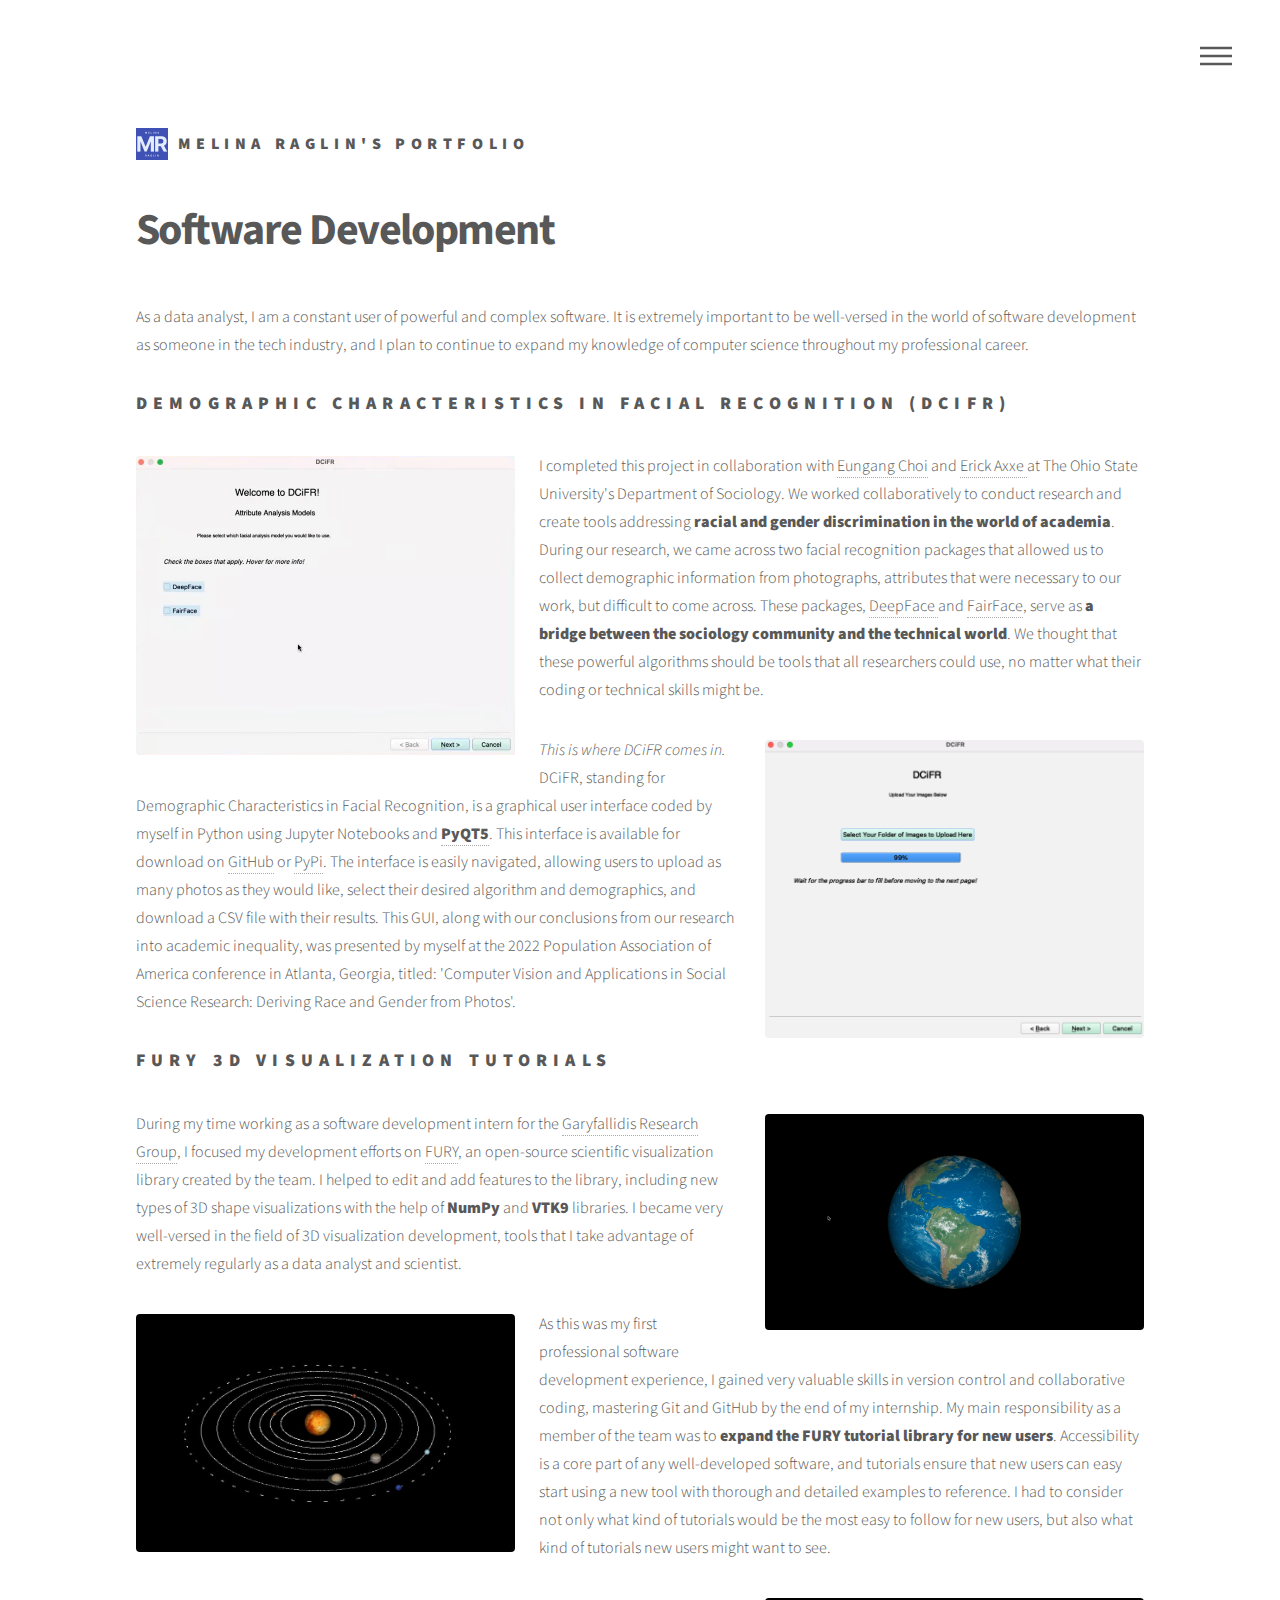
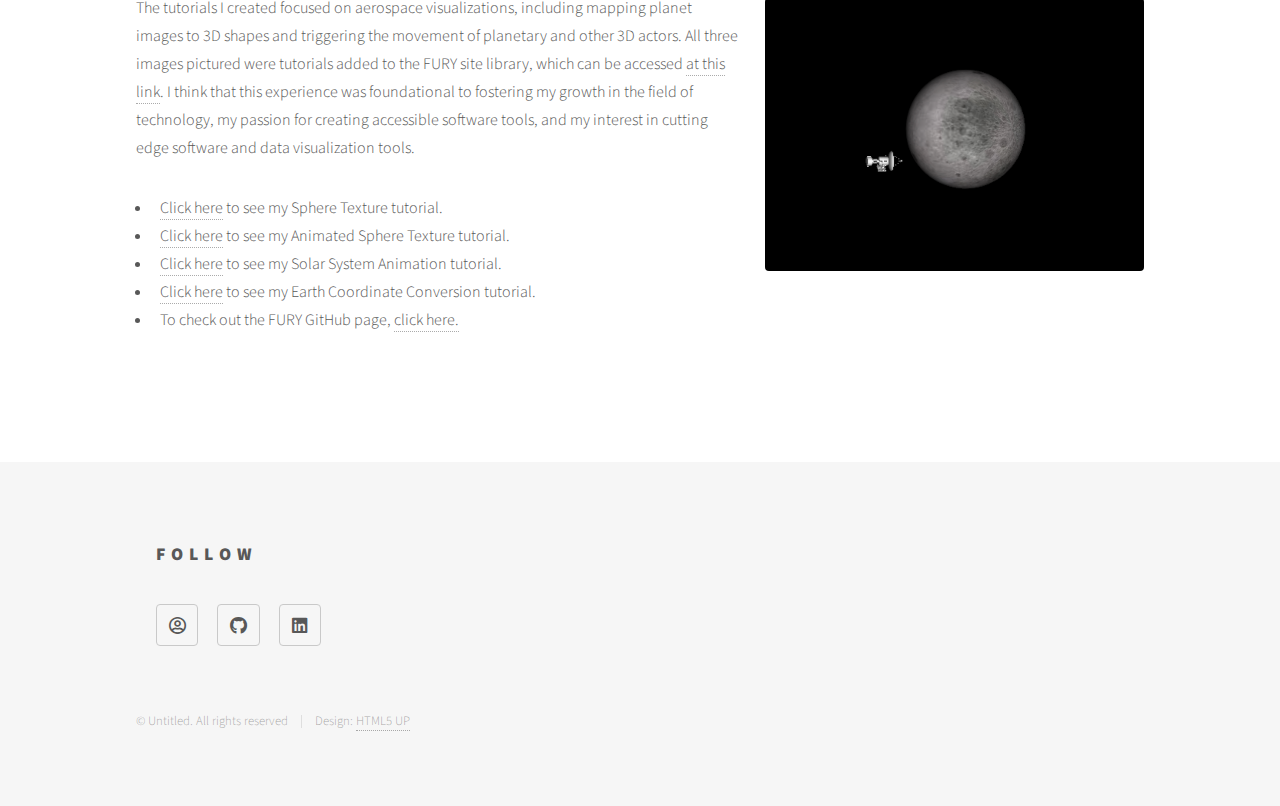
<file: dev.html>
<!DOCTYPE HTML>
<!--
	Phantom by HTML5 UP
	html5up.net | @ajlkn
	Free for personal and commercial use under the CCA 3.0 license (html5up.net/license)
-->
<html>
	<head>
		<title>Melina Raglin - Software Development </title>		<meta charset="utf-8" />
		<meta name="viewport" content="width=device-width, initial-scale=1, user-scalable=no" />
		<link rel="stylesheet" href="assets/css/main.css" />
		<noscript><link rel="stylesheet" href="assets/css/noscript.css" /></noscript>
	</head>
	<body class="is-preload">
		<!-- Wrapper -->
			<div id="wrapper">

				<!-- Header -->
					<header id="header">
						<div class="inner">

							<!-- Logo -->
								<a href="index.html" class="logo">
									<span class="symbol"><img src="images/logo.png" alt="" /></span><span class="title">Melina Raglin's Portfolio</span>
								</a>

							<!-- Nav -->
								<nav>
									<ul>
										<li><a href="#menu">Menu</a></li>
									</ul>
								</nav>

						</div>
					</header>

				<!-- Menu -->
					<nav id="menu">
						<h2>Menu</h2>
						<ul>
							<li><a href="index.html">Home</a></li>
							<li><a href="data_consult.html">Data Consulting</a></li>
							<li><a href="data_viz.html">Data Visualization</a></li>
							<li><a href="data_sci.html">Data Science</a></li>
							<li><a href="dev.html">Software Development</a></li>
							<li><a href="data_eng.html">Data Engineering</a></li>
							<li><a href="design.html">Visual Design</a></li>
						</ul>
					</nav>

				<!-- Main -->
					<div id="main">
						<div class="inner">
							<h1>Software Development</h1>
							<p>As a data analyst, I am a constant user of powerful and complex software. It is extremely important to be well-versed in the world of software development as someone in the tech industry, and I plan to continue to expand my knowledge of computer science throughout my professional career. </p>
						
							<h2> Demographic Characteristics in Facial Recognition (DCiFR)</h2>
							<p><span class="image left"><img src="images/dcifr__1.png" ></span> I completed this project in collaboration with <a href="https://eungangchoi.com/"> Eungang Choi</a> and <a href=""> Erick Axxe </a> at The Ohio State University's Department of Sociology. We worked collaboratively to conduct research and create tools addressing <b>racial and gender discrimination in the world of academia</b>. During our research, we came across two facial recognition packages that allowed us to collect demographic information from photographs, attributes that were necessary to our work, but difficult to come across. These packages, <a href="https://github.com/serengil/deepface"> DeepFace </a> and <a href="https://github.com/joojs/fairface"> FairFace</a>, serve as <b>a bridge between the sociology community and the technical world</b>. We thought that these powerful algorithms should be tools that all researchers could use, no matter what their coding or technical skills might be.</p>
							<p><span class="image right"><img src="images/dcifr__2.png" ></span> <i>This is where DCiFR comes in.</i> DCiFR, standing for Demographic Characteristics in Facial Recognition, is a graphical user interface coded by myself in Python using Jupyter Notebooks and <b><a href="https://pypi.org/project/PyQt5/"> PyQT5</a></b>. This interface is available for download on <a href=""> GitHub</a> or <a href="https://pypi.org/project/dcifr/"> PyPi</a>. The interface is easily navigated, allowing users to upload as many photos as they would like, select their desired algorithm and demographics, and download a CSV file with their results. This GUI, along with our conclusions from our research into academic inequality, was presented by myself at the 2022 Population Association of America conference in Atlanta, Georgia, titled: 'Computer Vision and Applications in Social Science Research: Deriving Race and Gender from Photos'. </p>
							<!-- add erick's website when I find it-->
							<!-- also insert a good(!!) picture of the DCIFR interface-->
							<h2> FURY 3D Visualization Tutorials</h2>
							<p><span class="image right"><img src="images/aerospace.gif"> </span> During my time working as a software development intern for the <a href="https://grg.luddy.indiana.edu/"> Garyfallidis Research Group</a>, I focused my development efforts on <a href="https://fury.gl/latest/index.html"> FURY</a>, an open-source scientific visualization library created by the team. I helped to edit and add features to the library, including new types of 3D shape visualizations with the help of <b> NumPy</b> and <b>VTK9</b> libraries. I became very well-versed in the field of 3D visualization development, tools that I take advantage of extremely regularly as a data analyst and scientist.</p>
							<p><span class="image left"><img src="images/solarsystem.jpeg"> </span> As this was my first professional software development experience, I gained very valuable skills in version control and collaborative coding, mastering Git and GitHub by the end of my internship. My main responsibility as a member of the team was to <b> expand the FURY tutorial library for new users</b>. Accessibility is a core part of any well-developed software, and tutorials ensure that new users can easy start using a new tool with thorough and detailed examples to reference. I had to consider not only what kind of tutorials would be the most easy to follow for new users, but also what kind of tutorials new users might want to see. </p>
							<p> <span class="image right"><img src="images/dev_3.png"></span> The tutorials I created focused on aerospace visualizations, including mapping planet images to 3D shapes and triggering the movement of planetary and other 3D actors. All three images pictured were tutorials added to the FURY site library, which can be accessed <a href="https://fury.gl/latest/auto_examples/index.html"> at this link</a>. I think that this experience was foundational to fostering  my growth in the field of technology, my passion for creating accessible software tools, and my interest in cutting edge software and data visualization tools.</p>
							<ul>
								<li><a href="https://fury.gl/latest/auto_examples/01_introductory/viz_texture.html#sphx-glr-auto-examples-01-introductory-viz-texture-py">Click here</a> to see my Sphere Texture tutorial.</li>
								<li><a href="https://fury.gl/latest/auto_examples/01_introductory/viz_earth_animation.html#sphx-glr-auto-examples-01-introductory-viz-earth-animation-py">Click here</a>  to see my Animated Sphere Texture tutorial.</li>
								<li><a href="https://fury.gl/latest/auto_examples/01_introductory/viz_solar_system.html#sphx-glr-auto-examples-01-introductory-viz-solar-system-py">Click here</a>  to see my Solar System Animation tutorial.</li>
								<li><a href="https://fury.gl/latest/auto_examples/01_introductory/viz_earth_coordinates.html#sphx-glr-auto-examples-01-introductory-viz-earth-coordinates-py">Click here</a>  to see my Earth Coordinate Conversion tutorial.</li>
								<li>To check out the FURY GitHub page, <a href="https://github.com/fury-gl/fury"> click here.</li>
							</ul>
						</div>
					</div>
				<!-- Footer -->
				<footer id="footer">
					<div class="inner">
						<section>
							<h2>Follow</h2>
							<ul class="icons">
								<li><a href="https://www.melinaraglin.com" class="icon style2 fa-user-circle"><span class="label">Website</span></a></li>
								<li><a href="https://github.com/mlraglin" class="icon brands style2 fa-github"><span class="label">GitHub</span></a></li>
								<li><a href="https://www.linkedin.com/in/melina-raglin-987183198/" class="icon brands style2 fa-linkedin"><span class="label">LinkedIn</span></a></li>
							</ul>
						</section>
						<ul class="copyright">
							<li>&copy; Untitled. All rights reserved</li><li>Design: <a href="http://html5up.net">HTML5 UP</a></li>
						</ul>
					</div>
				</footer>

		</div>
		<!-- Scripts -->
			<script src="assets/js/jquery.min.js"></script>
			<script src="assets/js/browser.min.js"></script>
			<script src="assets/js/breakpoints.min.js"></script>
			<script src="assets/js/util.js"></script>
			<script src="assets/js/main.js"></script>

	</body>
</html>
</file>
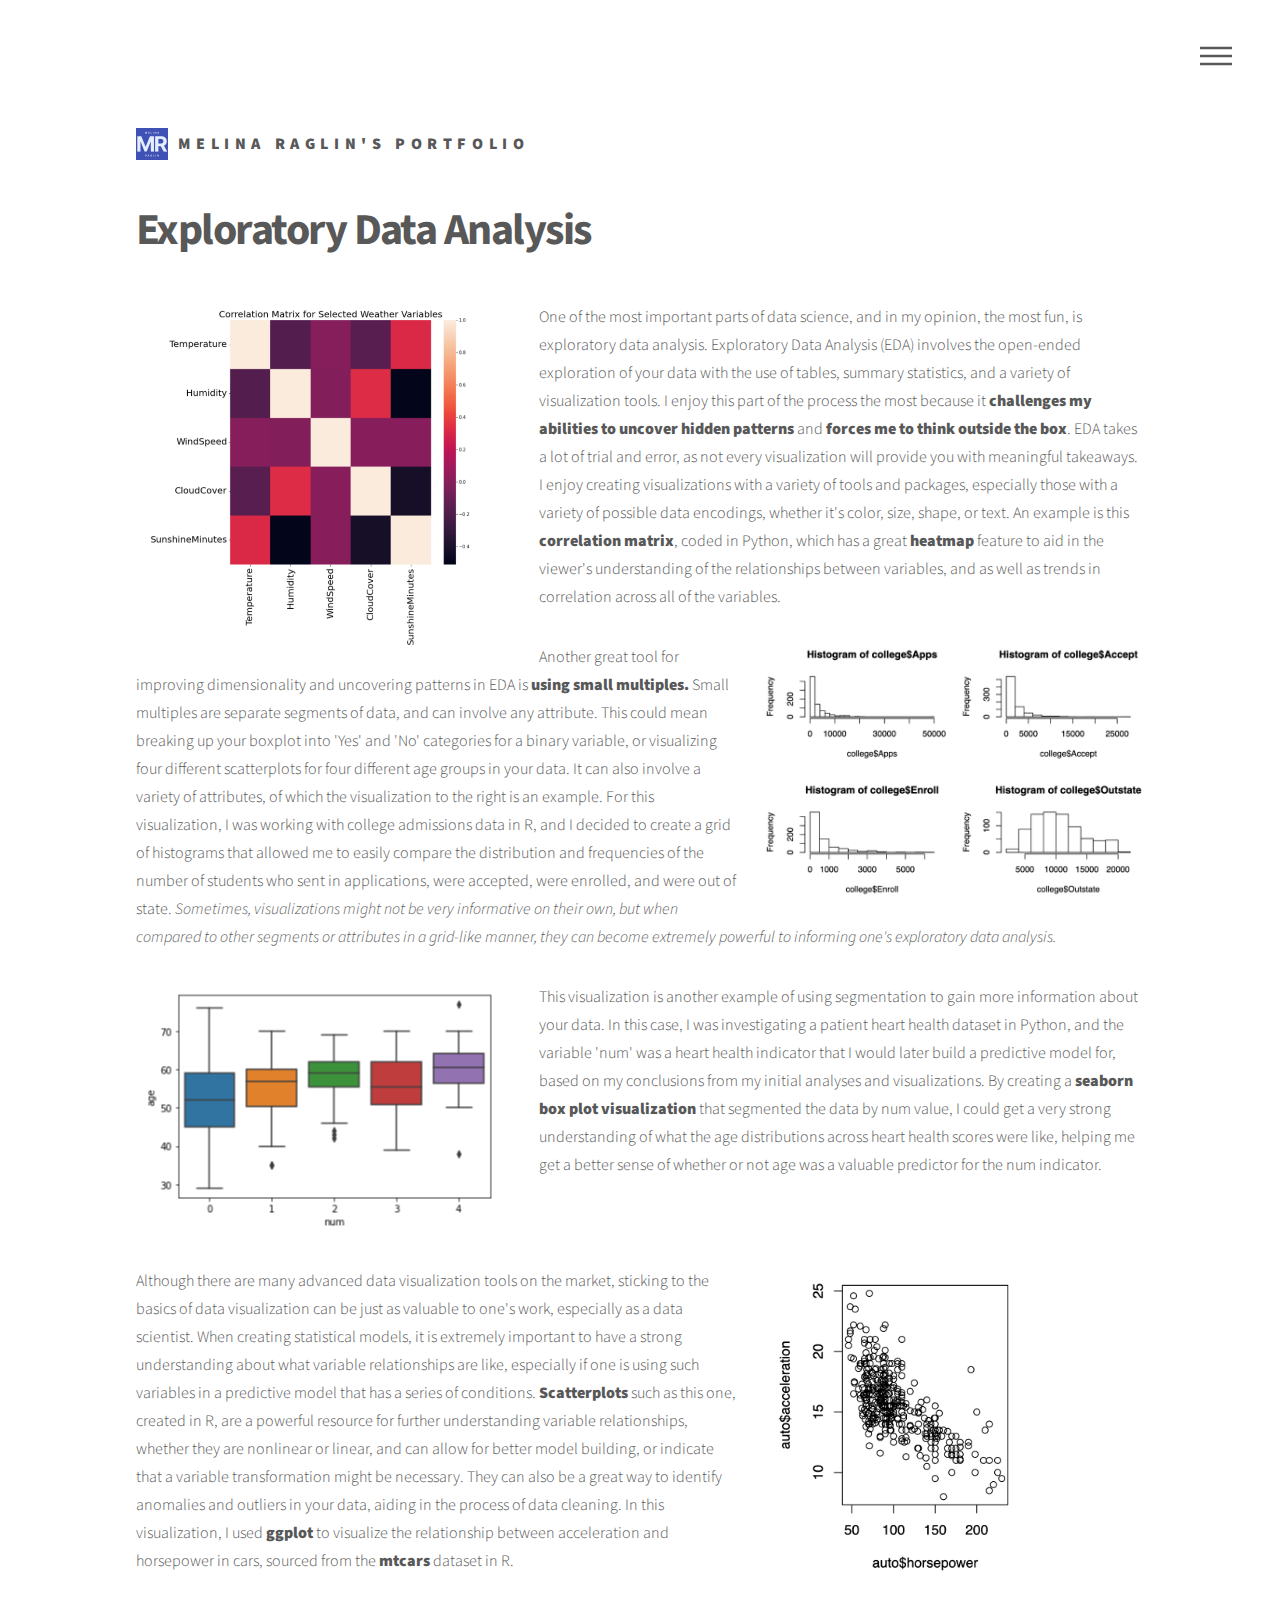
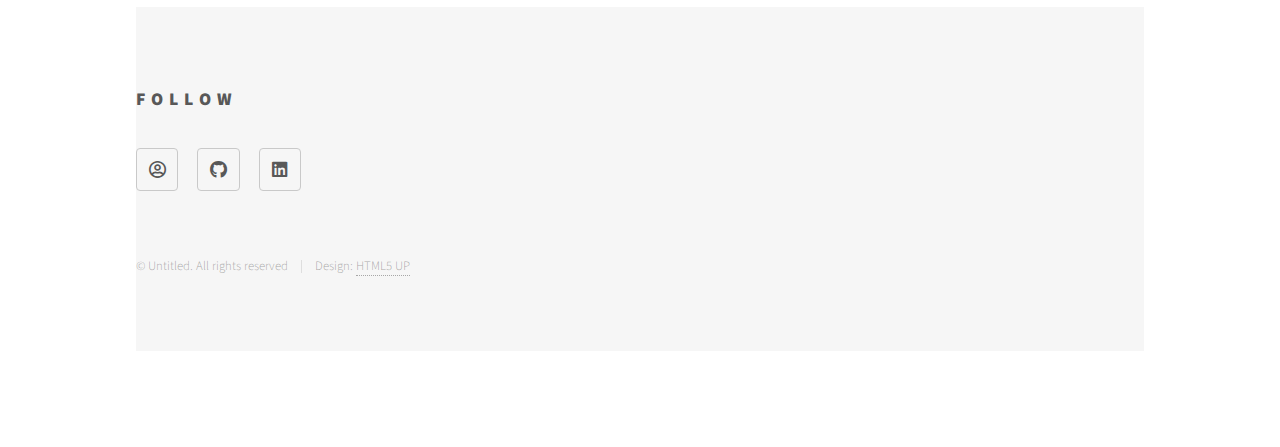
<file: eda.html>
<!DOCTYPE HTML>
<!--
	Phantom by HTML5 UP
	html5up.net | @ajlkn
	Free for personal and commercial use under the CCA 3.0 license (html5up.net/license)
-->
<html>
	<head>
		<title>Melina Raglin - Data Science</title>		<meta charset="utf-8" />
		<meta name="viewport" content="width=device-width, initial-scale=1, user-scalable=no" />
		<link rel="stylesheet" href="assets/css/main.css" />
		<noscript><link rel="stylesheet" href="assets/css/noscript.css" /></noscript>
		<link href="assets/css/slider.css" />
	</head>
	<body class="is-preload">
		<!-- Wrapper -->
			<div id="wrapper">

				<!-- Header -->
					<header id="header">
						<div class="inner">

							<!-- Logo -->
								<a href="index.html" class="logo">
									<span class="symbol"><img src="images/logo.png" alt="" /></span><span class="title">Melina Raglin's Portfolio</span>
								</a>

							<!-- Nav -->
								<nav>
									<ul>
										<li><a href="#menu">Menu</a></li>
									</ul>
								</nav>

						</div>
					</header>

				<!-- Menu -->
					<nav id="menu">
						<h2>Menu</h2>
						<ul>
							<li><a href="index.html">Home</a></li>
							<li><a href="data_consult.html">Data Consulting</a></li>
							<li><a href="data_viz.html">Data Visualization</a></li>
							<li><a href="data_sci.html">Data Science</a></li>
							<li><a href="dev.html">Software Development</a></li>
							<li><a href="data_eng.html">Data Engineering</a></li>
							<li><a href="design.html">Visual Design</a></li>
						</ul>
					</nav>

				<!-- Main -->
					<div id="main">
						<div class="inner">
							<header>
								<h1>Exploratory Data Analysis</h1>
							</header>
							<p> <span class="image left"><img src="images/eda_1.png" style="width:90%"></span>One of the most important parts of data science, and in my opinion, the most fun, is exploratory data analysis. Exploratory Data Analysis (EDA) involves the open-ended exploration of your data with the use of tables, summary statistics, and a variety of visualization tools. I enjoy this part of the process the most because it <b>challenges my abilities to uncover hidden patterns</b> and <b>forces me to think outside the box</b>. EDA takes a lot of trial and error, as not every visualization will provide you with meaningful takeaways. I enjoy creating visualizations with a variety of tools and packages, especially those with a variety of possible data encodings, whether it's color, size, shape, or text. An example is this <b>correlation matrix</b>, coded in Python, which has a great <b>heatmap</b> feature to aid in the viewer's understanding of the relationships between variables, and as well as trends in correlation across all of the variables.</p>
							<p> <span class="image right"><img src="images/sm_1.png"></span>Another great tool for improving dimensionality and uncovering patterns in EDA is <b> using small multiples.</b> Small multiples are separate segments of data, and can involve any attribute. This could mean breaking up your boxplot into 'Yes' and 'No' categories for a binary variable, or visualizing four different scatterplots for four different age groups in your data. It can also involve a variety of attributes, of which the visualization to the right is an example. For this visualization, I was working with college admissions data in R, and I decided to create a grid of histograms that allowed me to easily compare the distribution and frequencies of the number of students who sent in applications, were accepted, were enrolled, and were out of state. <i>Sometimes, visualizations might not be very informative on their own, but when compared to other segments or attributes in a grid-like manner, they can become extremely powerful to informing one's exploratory data analysis.</i></p>
							<p> <span class="image left"><img src="images/box_3.png"></span>This visualization is another example of using segmentation to gain more information about your data. In this case, I was investigating a patient heart health dataset in Python, and the variable 'num' was a heart health indicator that I would later build a predictive model for, based on my conclusions from my initial analyses and visualizations. By creating a <b>seaborn box plot visualization</b> that segmented the data by num value, I could get a very strong understanding of what the age distributions across heart health scores were like, helping me get a better sense of whether or not age was a valuable predictor for the num indicator. </p>
							<br>
							<br>
							<p> <span class="image right"><img src="images/scatter.png" style="width:70%"></span>Although there are many advanced data visualization tools on the market, sticking to the basics of data visualization can be just as valuable to one's work, especially as a data scientist. When creating statistical models, it is extremely important to have a strong understanding about what variable relationships are like, especially if one is using such variables in a predictive model that has a series of conditions. <b>Scatterplots</b> such as this one, created in R, are a powerful resource for further understanding variable relationships, whether they are nonlinear or linear, and can allow for better model building, or indicate that a variable transformation might be necessary. They can also be a great way to identify anomalies and outliers in your data, aiding in the process of data cleaning. In this visualization, I used <b>ggplot</b> to visualize the relationship between acceleration and horsepower in cars, sourced from the <b>mtcars</b> dataset in R.</p>
				<!-- Footer -->
				<footer id="footer">
					<div class="inner">
						<section>
							<h2>Follow</h2>
							<ul class="icons">
								<li><a href="https://www.melinaraglin.com" class="icon style2 fa-user-circle"><span class="label">Website</span></a></li>
								<li><a href="https://github.com/mlraglin" class="icon brands style2 fa-github"><span class="label">GitHub</span></a></li>
								<li><a href="https://www.linkedin.com/in/melina-raglin-987183198/" class="icon brands style2 fa-linkedin"><span class="label">LinkedIn</span></a></li>
							</ul>
						</section>
						<ul class="copyright">
							<li>&copy; Untitled. All rights reserved</li><li>Design: <a href="http://html5up.net">HTML5 UP</a></li>
						</ul>
					</div>
				</footer>

		</div>
		<!-- Scripts -->
			<script src="assets/js/jquery.min.js"></script>
			<script src="assets/js/browser.min.js"></script>
			<script src="assets/js/breakpoints.min.js"></script>
			<script src="assets/js/util.js"></script>
			<script src="assets/js/main.js"></script>
			<script src="assets/js/slider.js"></script>

	</body>
</html>
</file>
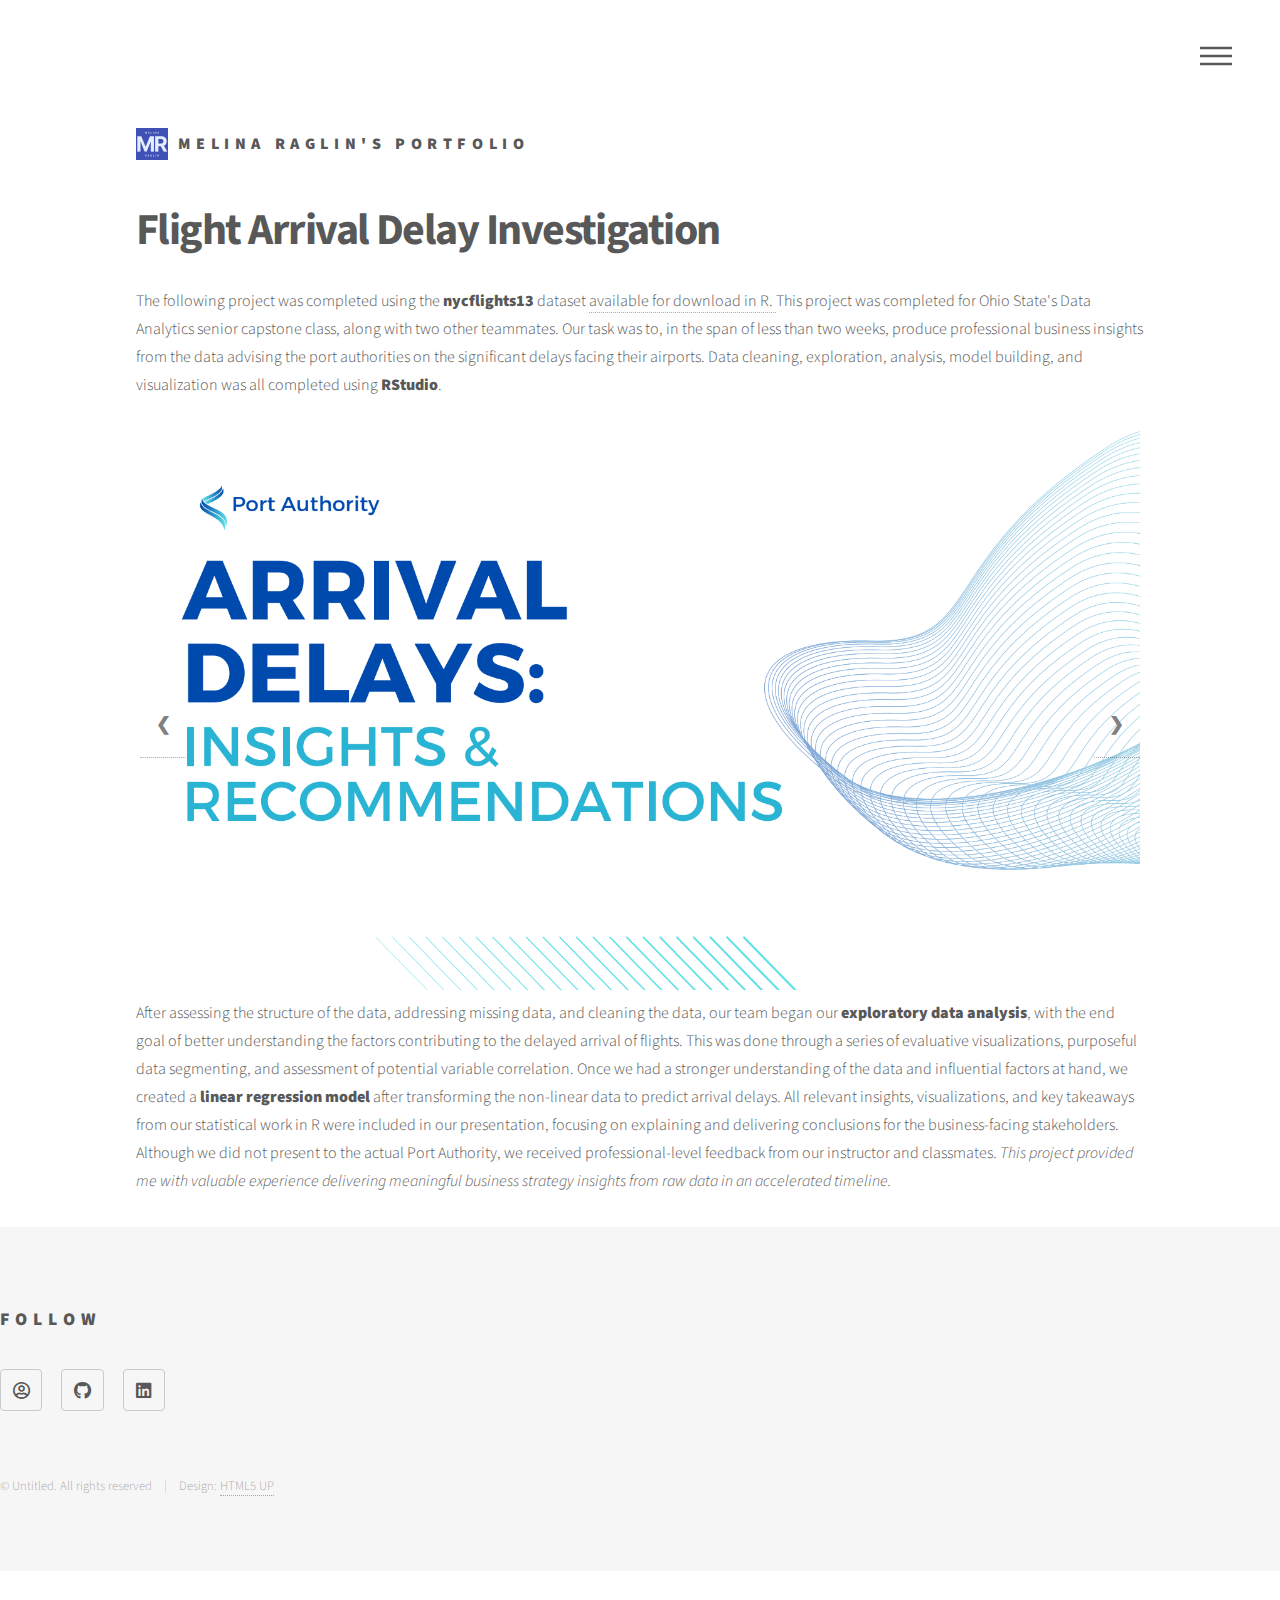
<file: flight.html>
<!DOCTYPE HTML>
<!--
	Phantom by HTML5 UP
	html5up.net | @ajlkn
	Free for personal and commercial use under the CCA 3.0 license (html5up.net/license)
-->
<html>
	<head>
		<title>Melina Raglin - Data Consulting</title>		<meta charset="utf-8" />
		<meta name="viewport" content="width=device-width, initial-scale=1, user-scalable=no" />
		<link rel="stylesheet" href="assets/css/main.css" />
		<link rel="stylesheet" href="assets/css/slider.css" />
		<noscript><link rel="stylesheet" href="assets/css/noscript.css" /></noscript>
	</head>
	<body class="is-preload">
		<!-- Wrapper -->
			<div id="wrapper">

				<!-- Header -->
					<header id="header">
						<div class="inner">

							<!-- Logo -->
								<a href="index.html" class="logo">
									<span class="symbol"><img src="images/logo.png" alt="" /></span><span class="title">Melina Raglin's Portfolio</span>
								</a>

							<!-- Nav -->
								<nav>
									<ul>
										<li><a href="#menu">Menu</a></li>
									</ul>
								</nav>

						</div>
					</header>

				<!-- Menu -->
					<nav id="menu">
						<h2>Menu</h2>
						<ul>
							<li><a href="index.html">Home</a></li>
							<li><a href="data_consult.html">Data Consulting</a></li>
							<li><a href="data_viz.html">Data Visualization</a></li>
							<li><a href="data_sci.html">Data Science</a></li>
							<li><a href="dev.html">Software Development</a></li>
							<li><a href="data_eng.html">Data Engineering</a></li>
							<li><a href="design.html">Visual Design</a></li>
						</ul>
					</nav>

				<!-- Main -->
					<div id="main">
						<div class="inner">
							<header>
								<h1>Flight Arrival Delay Investigation</h1>
								<p> The following project was completed using the <b>nycflights13 </b> dataset <a href="https://www.rdocumentation.org/packages/nycflights13/versions/1.0.1"> available for download in R. </a> This project was completed for Ohio State's Data Analytics senior capstone class, along with two other teammates. Our task was to, in the span of less than two weeks, produce professional business insights from the data advising the port authorities on the significant delays facing their airports. Data cleaning, exploration, analysis, model building, and visualization was all completed using <b>RStudio</b>.</p>
							</header>
						<!-- Slideshow container -->
							<div id="slideshow1" class="slideshow-container">
								<div class="mySlides fade">
									<img src="images/ppt_1_1.png" style="width:100%">
								</div>
						
								<div class="mySlides fade">
									<img src="images/ppt_1_2.png" style="width:100%">
								</div>
					
								<div class="mySlides fade">
									<img src="images/ppt_1_3.png" style="width:100%">
								</div>

								<div class="mySlides fade">
									<img src="images/ppt_1_4.png" style="width:100%">
								</div>
						
								<div class="mySlides fade">
									<img src="images/ppt_1_5.png" style="width:100%">
								</div>
						
								<div class="mySlides fade">
									<img src="images/ppt_1_6.png" style="width:100%">
								</div>

								<div class="mySlides fade">
									<img src="images/ppt_1_7.png" style="width:100%">
								</div>
						
								<div class="mySlides fade">
									<img src="images/ppt_1_8.png" style="width:100%">
								</div>
					
								<div class="mySlides fade">
									<img src="images/ppt_1_9.png" style="width:100%">
								</div>
								<div class="mySlides fade">
									<img src="images/ppt_1_10.png" style="width:100%">
								</div>
						
								<div class="mySlides fade">
									<img src="images/ppt_1_11.png" style="width:100%">
								</div>
					
								<div class="mySlides fade">
									<img src="images/ppt_1_12.png" style="width:100%">
								</div>
								<div class="mySlides fade">
									<img src="images/ppt_1_13.png" style="width:100%">
								</div>
						
								<div class="mySlides fade">
									<img src="images/ppt_1_14.png" style="width:100%">
								</div>
					
								<div class="mySlides fade">
									<img src="images/ppt_1_15.png" style="width:100%">
								</div>
								<a class="prev" onclick="plusSlides(-1)">&#10094;</a>
								<a class="next" onclick="plusSlides(1)">&#10095;</a>
							</div>
						
							<p>After assessing the structure of the data, addressing missing data, and cleaning the data, our team began our <b>exploratory data analysis</b>, with the end goal of better understanding the factors contributing to the delayed arrival of flights. This was done through a series of evaluative visualizations, purposeful data segmenting, and assessment of potential variable correlation. Once we had a stronger understanding of the data and influential factors at hand, we created a <b>linear regression model</b> after transforming the non-linear data to predict arrival delays. All relevant insights, visualizations, and key takeaways from our statistical work in R were included in our presentation, focusing on explaining and delivering conclusions for the business-facing stakeholders. Although we did not present to the actual Port Authority, we received professional-level feedback from our instructor and classmates. <i>This project provided me with valuable experience delivering meaningful business strategy insights from raw data in an accelerated timeline.</i></p>
					</div>
				<!-- Footer -->
				<footer id="footer">
					<div class="inner">
						<section>
							<h2>Follow</h2>
							<ul class="icons">
								<li><a href="https://www.melinaraglin.com" class="icon style2 fa-user-circle"><span class="label">Website</span></a></li>
								<li><a href="https://github.com/mlraglin" class="icon brands style2 fa-github"><span class="label">GitHub</span></a></li>
								<li><a href="https://www.linkedin.com/in/melina-raglin-987183198/" class="icon brands style2 fa-linkedin"><span class="label">LinkedIn</span></a></li>
							</ul>
						</section>
						<ul class="copyright">
							<li>&copy; Untitled. All rights reserved</li><li>Design: <a href="http://html5up.net">HTML5 UP</a></li>
						</ul>
					</div>
				</footer>

		</div>
		<!-- Scripts -->
			<script src="assets/js/jquery.min.js"></script>
			<script src="assets/js/browser.min.js"></script>
			<script src="assets/js/breakpoints.min.js"></script>
			<script src="assets/js/util.js"></script>
			<script src="assets/js/main.js"></script>
			<script src="assets/js/slider.js"></script>

	</body>
</html>
</file>
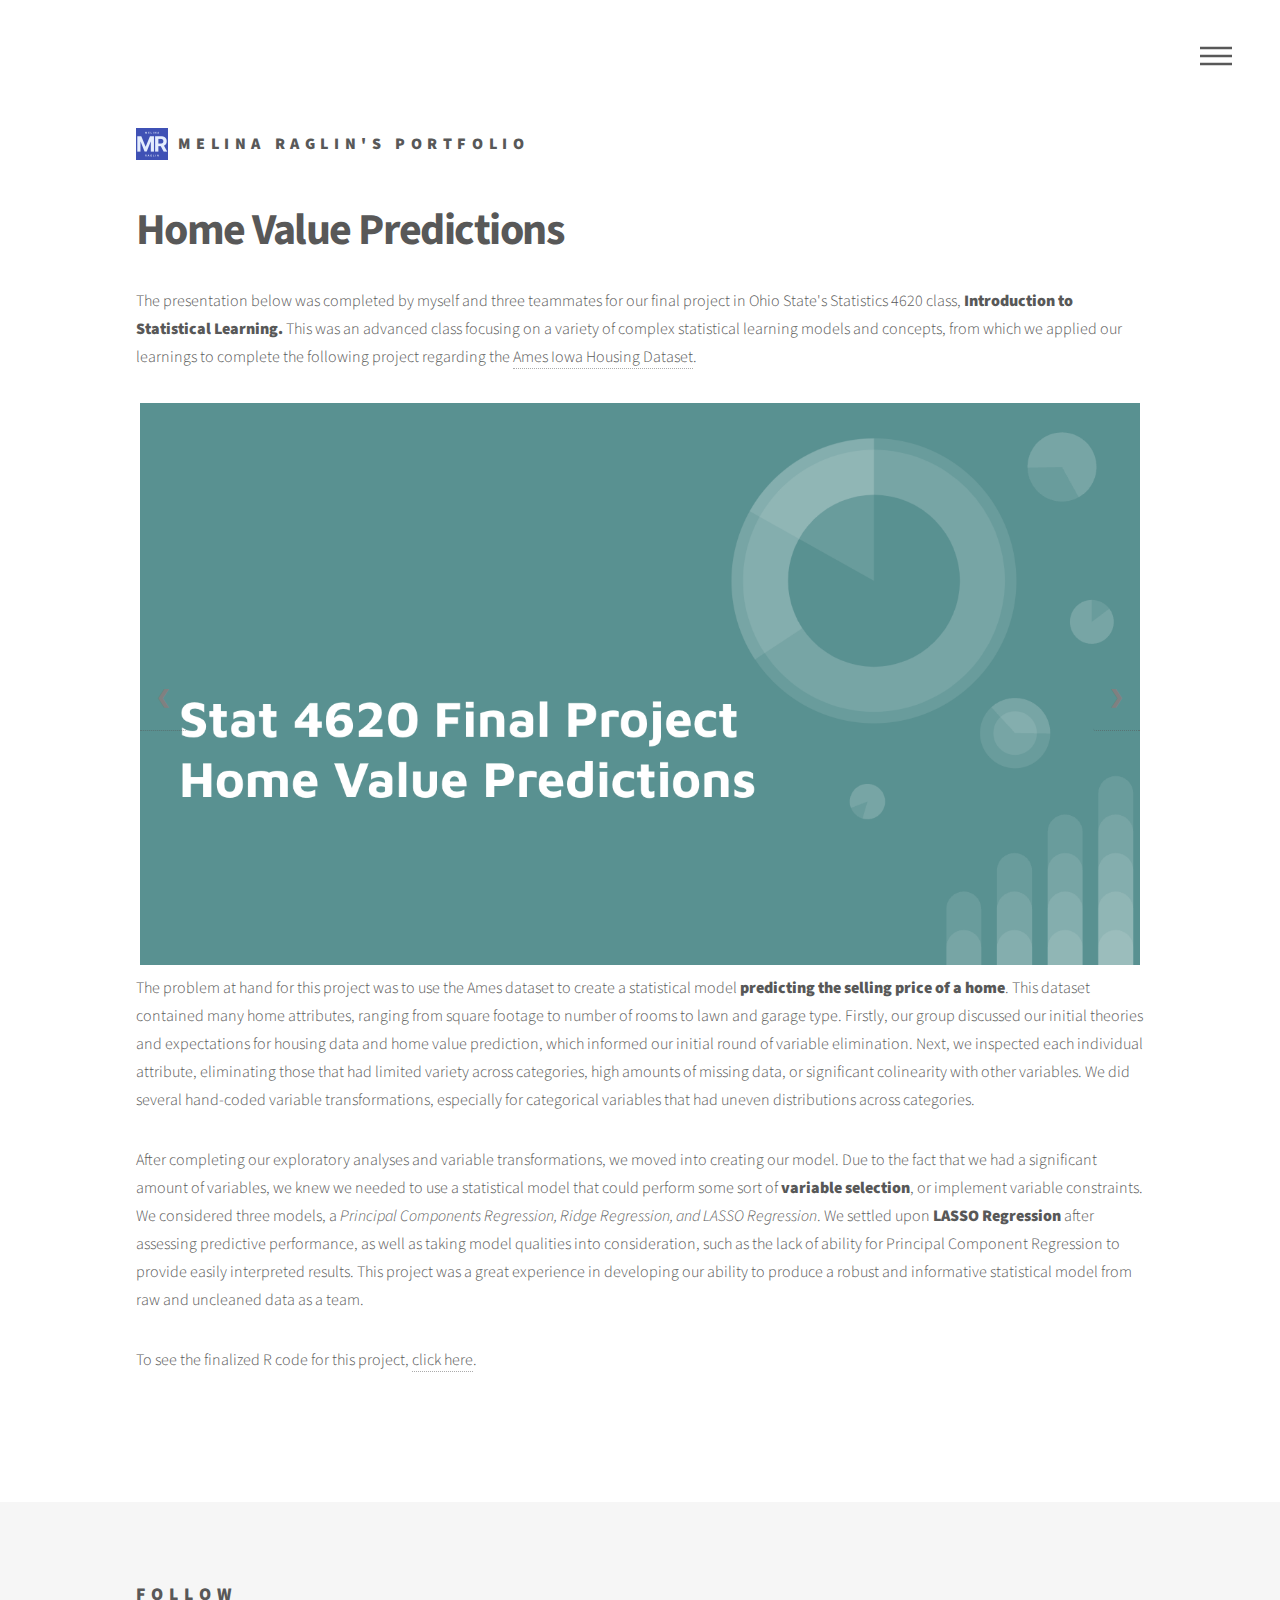
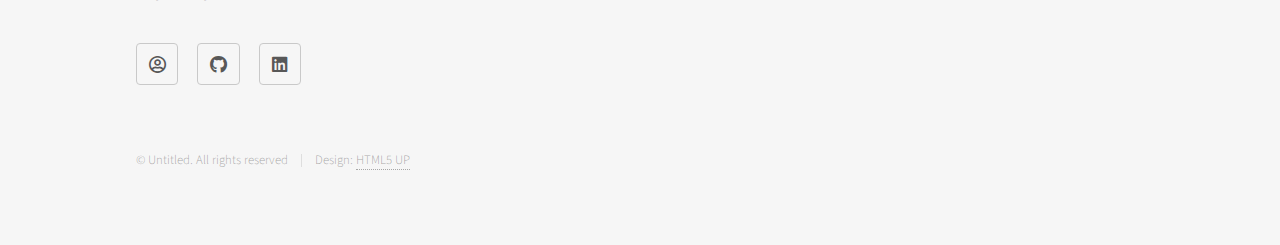
<file: homes.html>
<!DOCTYPE HTML>
<!--
	Phantom by HTML5 UP
	html5up.net | @ajlkn
	Free for personal and commercial use under the CCA 3.0 license (html5up.net/license)
-->
<html>
	<head>
		<title>Melina Raglin - Data Consulting</title>		<meta charset="utf-8" />
		<meta name="viewport" content="width=device-width, initial-scale=1, user-scalable=no" />
		<link rel="stylesheet" href="assets/css/main.css" />
		<link rel="stylesheet" href="assets/css/slider.css" />
		<noscript><link rel="stylesheet" href="assets/css/noscript.css" /></noscript>
	</head>
	<body class="is-preload">
		<!-- Wrapper -->
			<div id="wrapper">

				<!-- Header -->
					<header id="header">
						<div class="inner">

							<!-- Logo -->
								<a href="index.html" class="logo">
									<span class="symbol"><img src="images/logo.png" alt="" /></span><span class="title">Melina Raglin's Portfolio</span>
								</a>

							<!-- Nav -->
								<nav>
									<ul>
										<li><a href="#menu">Menu</a></li>
									</ul>
								</nav>

						</div>
					</header>

				<!-- Menu -->
					<nav id="menu">
						<h2>Menu</h2>
						<ul>
							<li><a href="index.html">Home</a></li>
							<li><a href="data_consult.html">Data Consulting</a></li>
							<li><a href="data_viz.html">Data Visualization</a></li>
							<li><a href="data_sci.html">Data Science</a></li>
							<li><a href="dev.html">Software Development</a></li>
							<li><a href="data_eng.html">Data Engineering</a></li>
							<li><a href="design.html">Visual Design</a></li>
						</ul>
					</nav>

				<!-- Main -->
					<div id="main">
						<div class="inner">
							<header>
								<h1>Home Value Predictions</h1>
								<p>The presentation below was completed by myself and three teammates for our final project in Ohio State's Statistics 4620 class, <b> Introduction to Statistical Learning.</b> This was an advanced class focusing on a variety of complex statistical learning models and concepts, from which we applied our learnings to complete the following project regarding the <a href="https://www.kaggle.com/datasets/marcopale/housing"> Ames Iowa Housing Dataset</a>.</p>
							</header>
						<!-- Slideshow container -->
							<div id="slideshow2"class="slideshow-container">
								<div class="mySlides fade">
									<img src="images/homes_1.png" style="width:100%">
								</div>
						
								<div class="mySlides fade">
									<img src="images/homes_2.png" style="width:100%">
								</div>

								<div class="mySlides fade">
									<img src="images/homes_3.png" style="width:100%">
								</div>

								<div class="mySlides fade">
									<img src="images/homes_4.png" style="width:100%">
								</div>
								<a class="prev" onclick="plusSlides(-1)">&#10094;</a>
								<a class="next" onclick="plusSlides(1)">&#10095;</a>
							</div>
							<p> The problem at hand for this project was to use the Ames dataset to create a statistical model <b>predicting the selling price of a home</b>. This dataset contained many home attributes, ranging from square footage to number of rooms to lawn and garage type. Firstly, our group discussed our initial theories and expectations for housing data and home value prediction, which informed our initial round of variable elimination. Next, we inspected each individual attribute, eliminating those that had limited variety across categories, high amounts of missing data, or significant colinearity with other variables. We did several hand-coded variable transformations, especially for categorical variables that had uneven distributions across categories. </p>
							<p>After completing our exploratory analyses and variable transformations, we moved into creating our model. Due to the fact that we had a significant amount of variables, we knew we needed to use a statistical model that could perform some sort of <b>variable selection</b>, or implement variable constraints. We considered three models, a <i>Principal Components Regression, Ridge Regression, and LASSO Regression</i>. We settled upon <b>LASSO Regression</b> after assessing predictive performance, as well as taking model qualities into consideration, such as the lack of ability for Principal Component Regression to provide easily interpreted results. This project was a great experience in developing our ability to produce a robust and informative statistical model from raw and uncleaned data as a team.</p>
							<p> To see the finalized R code for this project, <a href="https://github.com/SiddharthEngineer23/Stat-Final-Project/blob/main/Stat%204620%20Final%20Project.Rmd"> click here</a>.</p>
						</div>
					</div>
				<!-- Footer -->
				<footer id="footer">
					<div class="inner">
						<section>
							<h2>Follow</h2>
							<ul class="icons">
								<li><a href="https://www.melinaraglin.com" class="icon style2 fa-user-circle"><span class="label">Website</span></a></li>
								<li><a href="https://github.com/mlraglin" class="icon brands style2 fa-github"><span class="label">GitHub</span></a></li>
								<li><a href="https://www.linkedin.com/in/melina-raglin-987183198/" class="icon brands style2 fa-linkedin"><span class="label">LinkedIn</span></a></li>
							</ul>
						</section>
						<ul class="copyright">
							<li>&copy; Untitled. All rights reserved</li><li>Design: <a href="http://html5up.net">HTML5 UP</a></li>
						</ul>
					</div>
				</footer>

		</div>
		<!-- Scripts -->
			<script src="assets/js/jquery.min.js"></script>
			<script src="assets/js/browser.min.js"></script>
			<script src="assets/js/breakpoints.min.js"></script>
			<script src="assets/js/util.js"></script>
			<script src="assets/js/main.js"></script>
			<script src="assets/js/slider.js"></script>

	</body>
</html>
</file>
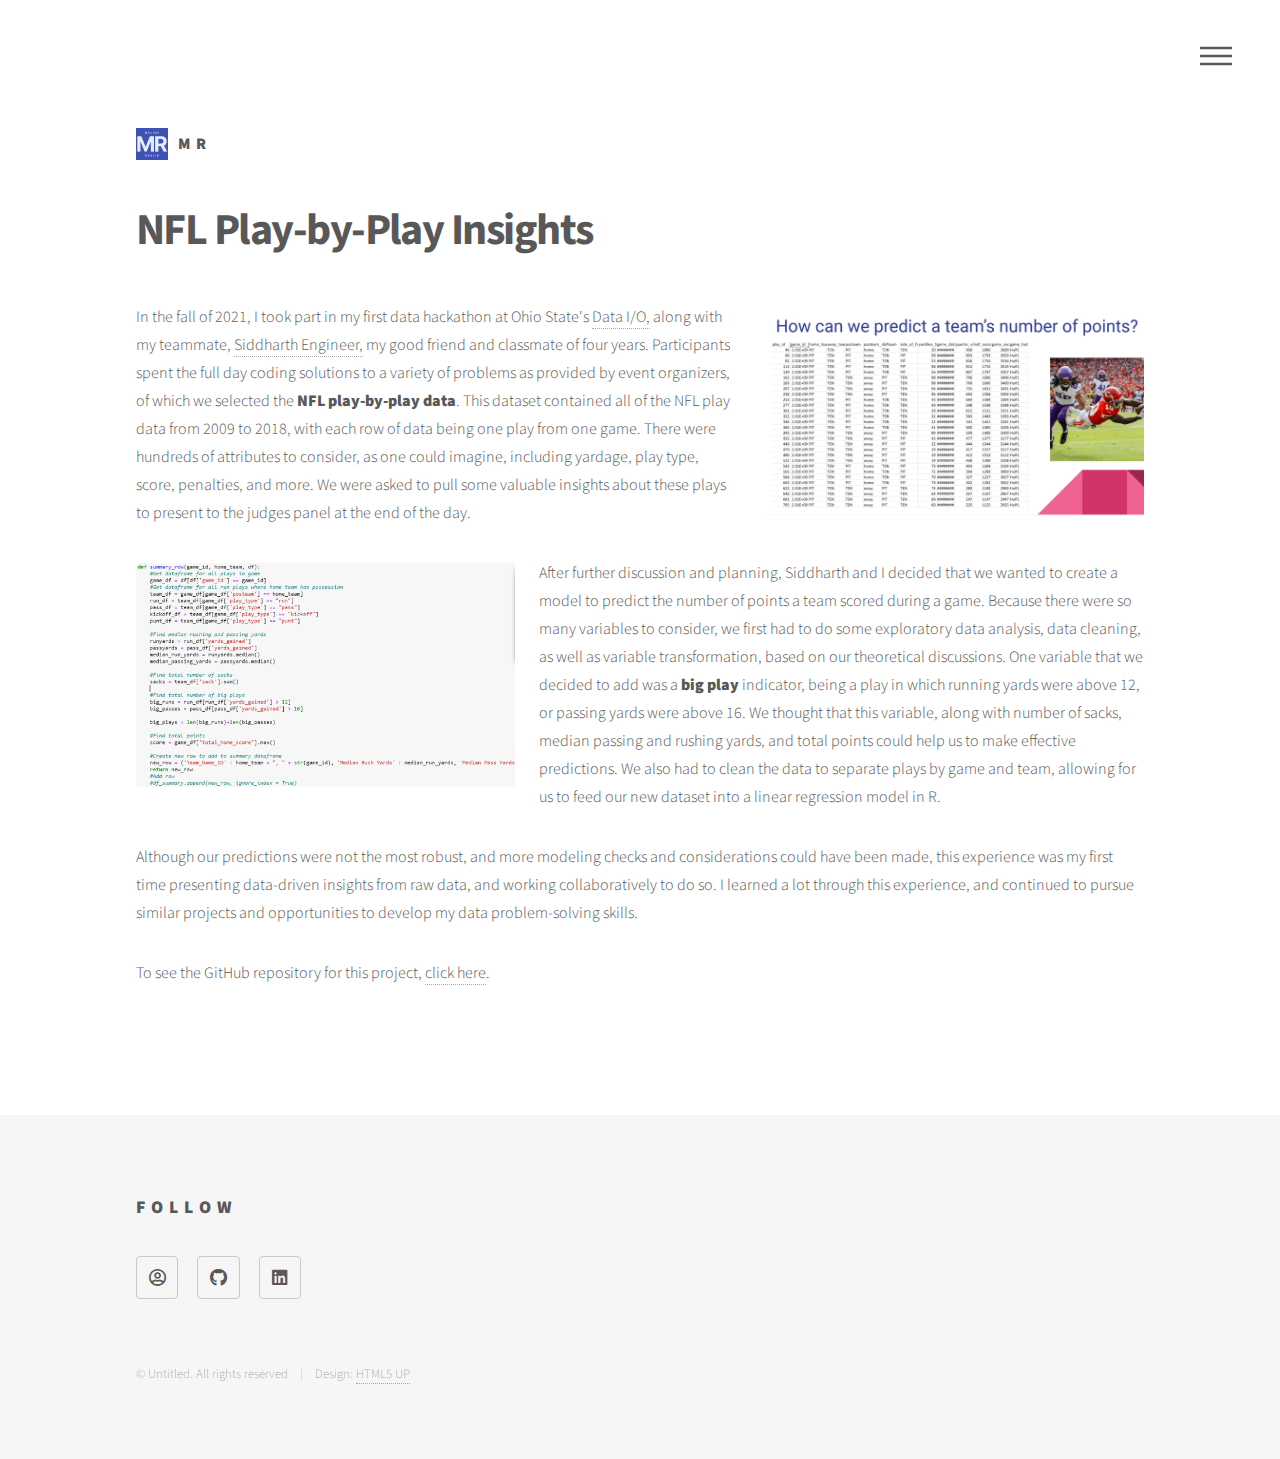
<file: nfl.html>
<!DOCTYPE HTML>
<!--
	Phantom by HTML5 UP
	html5up.net | @ajlkn
	Free for personal and commercial use under the CCA 3.0 license (html5up.net/license)
-->
<html>
	<head>
		<title>Melina Raglin - Data Consulting</title>		<meta charset="utf-8" />
		<meta name="viewport" content="width=device-width, initial-scale=1, user-scalable=no" />
		<link rel="stylesheet" href="assets/css/main.css" />
		<noscript><link rel="stylesheet" href="assets/css/noscript.css" /></noscript>
		<link href="assets/css/slider.css" />
	</head>
	<body class="is-preload">
		<!-- Wrapper -->
			<div id="wrapper">

				<!-- Header -->
					<header id="header">
						<div class="inner">

							<!-- Logo -->
								<a href="index.html" class="logo">
									<span class="symbol"><img src="images/logo.png" alt="" /></span><span class="title">MR</span>
								</a>

							<!-- Nav -->
								<nav>
									<ul>
										<li><a href="#menu">Menu</a></li>
									</ul>
								</nav>

						</div>
					</header>

				<!-- Menu -->
					<nav id="menu">
						<h2>Menu</h2>
						<ul>
							<li><a href="index.html">Home</a></li>
							<li><a href="data_viz.html">Data Visualization</a></li>
							<li><a href="data_sci.html">Data Science</a></li>
							<li><a href="data_consult.html">Data Consulting</a></li>
							<li><a href="dev.html">Software Development</a></li>
							<li><a href="data_eng.html">Data Engineering</a></li>
							<li><a href="design.html">Visual Design</a></li>
						</ul>
					</nav>

				<!-- Main -->
					<div id="main">
						<div class="inner">
							<header>
								<h1>NFL Play-by-Play Insights</h1>
							</header>
							<p><span class="image right"><img src="images/nfl_1.png"/> </span>In the fall of 2021, I took part in my first data hackathon at Ohio State's <a href="https://hack.osu.edu/dataio/2021/"> Data I/O,</a> along with my teammate, <a href="https://siddharthengineer.netlify.app/"> Siddharth Engineer,</a> my good friend and classmate of four years. Participants spent the full day coding solutions to a variety of problems as provided by event organizers, of which we selected the <b> NFL play-by-play data</b>. This dataset contained all of the NFL play data from 2009 to 2018, with each row of data being one play from one game. There were hundreds of attributes to consider, as one could imagine, including yardage, play type, score, penalties, and more. We were asked to pull some valuable insights about these plays to present to the judges panel at the end of the day.</p>
							<p><span class="image left"><img src="images/nfl_2.png"/></span>After further discussion and planning, Siddharth and I decided that we wanted to create a model to predict the number of points a team scored during a game. Because there were so many variables to consider, we first had to do some exploratory data analysis, data cleaning, as well as variable transformation, based on our theoretical discussions. One variable that we decided to add was a <b> big play</b> indicator, being a play in which running yards were above 12, or passing yards were above 16. We thought that this variable, along with number of sacks, median passing and rushing yards, and total points could help us to make effective predictions. We also had to clean the data to separate plays by game and team, allowing for us to feed our new dataset into a linear regression model in R.</p>
							<p>Although our predictions were not the most robust, and more modeling checks and considerations could have been made, this experience was my first time presenting data-driven insights from raw data, and working collaboratively to do so. I learned a lot through this experience, and continued to pursue similar projects and opportunities to develop my data problem-solving skills.</p>
							<p> To see the GitHub repository for this project, <a href="https://github.com/SiddharthEngineer23/NFL-Advanced-Stats"> click here</a>.</p>
						</div>
					</div>
				<!-- Footer -->
				<footer id="footer">
					<div class="inner">
						<section>
							<h2>Follow</h2>
							<ul class="icons">
								<li><a href="https://www.melinaraglin.com" class="icon style2 fa-user-circle"><span class="label">Website</span></a></li>
								<li><a href="https://github.com/mlraglin" class="icon brands style2 fa-github"><span class="label">GitHub</span></a></li>
								<li><a href="https://www.linkedin.com/in/melina-raglin-987183198/" class="icon brands style2 fa-linkedin"><span class="label">LinkedIn</span></a></li>
							</ul>
						</section>
						<ul class="copyright">
							<li>&copy; Untitled. All rights reserved</li><li>Design: <a href="http://html5up.net">HTML5 UP</a></li>
						</ul>
					</div>
				</footer>

		</div>
		<!-- Scripts -->
			<script src="assets/js/jquery.min.js"></script>
			<script src="assets/js/browser.min.js"></script>
			<script src="assets/js/breakpoints.min.js"></script>
			<script src="assets/js/util.js"></script>
			<script src="assets/js/main.js"></script>
			<script src="assets/js/slider.js"></script>

	</body>
</html>
</file>
<file: assets/css/noscript.css>
/*
	Phantom by HTML5 UP
	html5up.net | @ajlkn
	Free for personal and commercial use under the CCA 3.0 license (html5up.net/license)
*/

/* Tiles */

	body.is-preload .tiles article {
		-moz-transform: none;
		-webkit-transform: none;
		-ms-transform: none;
		transform: none;
		opacity: 1;
	}
</file>
<file: assets/css/slider.css>
* {box-sizing:border-box}

/* Slideshow container */
.slideshow-container {
  max-width: 1000px;
  position: relative;
  margin: auto;
}

/* Hide the images by default */
.mySlides {
  display: none;
}

/* Next & previous buttons */
.prev, .next {
  cursor: pointer;
  position: absolute;
  top: 50%;
  width: auto;
  margin-top: -22px;
  padding: 16px;
  color: gray;
  font-weight: bold;
  font-size: 18px;
  transition: 0.6s ease;
  border-radius: 0 3px 3px 0;
  user-select: none;
}

/* Position the "next button" to the right */
.next {
  right: 0;
  border-radius: 3px 0 0 3px;
}
/* On hover, add a black background color with a little bit see-through */
.prev:hover, .next:hover {
  background-color: rgba(0,0,0,0.8);
}
</file>
<file: assets/css/main.css>
@import url(fontawesome-all.min.css);
@import url("https://fonts.googleapis.com/css?family=Source+Sans+Pro:300,700,900");

/*
	Phantom by HTML5 UP
	html5up.net | @ajlkn
	Free for personal and commercial use under the CCA 3.0 license (html5up.net/license)
*/

html, body, div, span, applet, object,
iframe, h1, h2, h3, h4, h5, h6, p, blockquote,
pre, a, abbr, acronym, address, big, cite,
code, del, dfn, em, img, ins, kbd, q, s, samp,
small, strike, strong, sub, sup, tt, var, b,
u, i, center, dl, dt, dd, ol, ul, li, fieldset,
form, label, legend, table, caption, tbody,
tfoot, thead, tr, th, td, article, aside,
canvas, details, embed, figure, figcaption,
footer, header, hgroup, menu, nav, output, ruby,
section, summary, time, mark, audio, video {
	margin: 0;
	padding: 0;
	border: 0;
	font-size: 100%;
	font: inherit;
	vertical-align: baseline;}

article, aside, details, figcaption, figure,
footer, header, hgroup, menu, nav, section {
	display: block;}

body {
	line-height: 1;
}

ol, ul {
	list-style: none;
}

blockquote, q {
	quotes: none;
}

	blockquote:before, blockquote:after, q:before, q:after {
		content: '';
		content: none;
	}

table {
	border-collapse: collapse;
	border-spacing: 0;
}

body {
	-webkit-text-size-adjust: none;
}

mark {
	background-color: transparent;
	color: inherit;
}

input::-moz-focus-inner {
	border: 0;
	padding: 0;
}

input, select, textarea {
	-moz-appearance: none;
	-webkit-appearance: none;
	-ms-appearance: none;
	appearance: none;
}

/* Basic */

	@-ms-viewport {
		width: device-width;
	}

	body {
		-ms-overflow-style: scrollbar;
	}

	@media screen and (max-width: 480px) {

		html, body {
			min-width: 320px;
		}

	}

	html {
		box-sizing: border-box;
	}

	*, *:before, *:after {
		box-sizing: inherit;
	}

	body {
		background: #ffffff;
	}

		body.is-preload *, body.is-preload *:before, body.is-preload *:after {
			-moz-animation: none !important;
			-webkit-animation: none !important;
			-ms-animation: none !important;
			animation: none !important;
			-moz-transition: none !important;
			-webkit-transition: none !important;
			-ms-transition: none !important;
			transition: none !important;
		}

/* Type */

	body, input, select, textarea {
		color: #585858;
		font-family: "Source Sans Pro", Helvetica, sans-serif;
		font-size: 16pt;
		font-weight: 300;
		line-height: 1.75;
	}

		@media screen and (max-width: 1680px) {

			body, input, select, textarea {
				font-size: 14pt;
			}

		}

		@media screen and (max-width: 1280px) {

			body, input, select, textarea {
				font-size: 12pt;
			}

		}

	a {
		-moz-transition: border-bottom-color 0.2s ease, color 0.2s ease;
		-webkit-transition: border-bottom-color 0.2s ease, color 0.2s ease;
		-ms-transition: border-bottom-color 0.2s ease, color 0.2s ease;
		transition: border-bottom-color 0.2s ease, color 0.2s ease;
		text-decoration: none;
		color: #585858;
		border-bottom: dotted 1px rgba(88, 88, 88, 0.5);
	}

		a:hover {
			border-bottom-color: transparent;
			color: #f2849e !important;
		}

	strong, b {
		font-weight: 900;
	}

	em, i {
		font-style: italic;
	}

	p {
		margin: 0 0 2em 0;
	}

	h1 {
		font-size: 2.75em;
		font-weight: 700;
		line-height: 1.3;
		margin: 0 0 1em 0;
		letter-spacing: -0.035em;
	}

		h1 a {
			color: inherit;
		}

		@media screen and (max-width: 736px) {

			h1 {
				font-size: 2em;
				margin: 0 0 1em 0;
			}

		}

		@media screen and (max-width: 360px) {

			h1 {
				font-size: 1.75em;
			}

		}

	h2, h3, h4, h5, h6 {
		font-weight: 900;
		line-height: 1.5;
		margin: 0 0 2em 0;
		text-transform: uppercase;
		letter-spacing: 0.35em;
	}

		h2 a, h3 a, h4 a, h5 a, h6 a {
			color: inherit;
		}

	h2 {
		font-size: 1.1em;
	}

	h3 {
		font-size: 1em;
	}

	h4 {
		font-size: 0.8em;
	}

	h5 {
		font-size: 0.8em;
	}

	h6 {
		font-size: 0.8em;
	}

	@media screen and (max-width: 980px) {

		h1 br, h2 br, h3 br, h4 br, h5 br, h6 br {
			display: none;
		}

	}

	@media screen and (max-width: 736px) {

		h2 {
			font-size: 1em;
		}

		h3 {
			font-size: 0.8em;
		}

	}

	sub {
		font-size: 0.8em;
		position: relative;
		top: 0.5em;
	}

	sup {
		font-size: 0.8em;
		position: relative;
		top: -0.5em;
	}

	blockquote {
		border-left: solid 4px #c9c9c9;
		font-style: italic;
		margin: 0 0 2em 0;
		padding: 0.5em 0 0.5em 2em;
	}

	code {
		background: rgba(144, 144, 144, 0.075);
		border-radius: 4px;
		border: solid 1px #c9c9c9;
		font-family: "Courier New", monospace;
		font-size: 0.9em;
		margin: 0 0.25em;
		padding: 0.25em 0.65em;
	}

	pre {
		-webkit-overflow-scrolling: touch;
		font-family: "Courier New", monospace;
		font-size: 0.9em;
		margin: 0 0 2em 0;
	}

		pre code {
			display: block;
			line-height: 1.75;
			padding: 1em 1.5em;
			overflow-x: auto;
		}

	hr {
		border: 0;
		border-bottom: solid 1px #c9c9c9;
		margin: 2em 0;
	}

		hr.major {
			margin: 3em 0;
		}

	.align-left {
		text-align: left;
	}

	.align-center {
		text-align: center;
	}

	.align-right {
		text-align: right;
	}

/* Row */

	.row {
		display: flex;
		flex-wrap: wrap;
		box-sizing: border-box;
		align-items: stretch;
	}

		.row > * {
			box-sizing: border-box;
		}

		.row.gtr-uniform > * > :last-child {
			margin-bottom: 0;
		}

		.row.aln-left {
			justify-content: flex-start;
		}

		.row.aln-center {
			justify-content: center;
		}

		.row.aln-right {
			justify-content: flex-end;
		}

		.row.aln-top {
			align-items: flex-start;
		}

		.row.aln-middle {
			align-items: center;
		}

		.row.aln-bottom {
			align-items: flex-end;
		}

		.row > .imp {
			order: -1;
		}

		.row > .col-1 {
			width: 8.33333%;
		}

		.row > .off-1 {
			margin-left: 8.33333%;
		}

		.row > .col-2 {
			width: 16.66667%;
		}

		.row > .off-2 {
			margin-left: 16.66667%;
		}

		.row > .col-3 {
			width: 25%;
		}

		.row > .off-3 {
			margin-left: 25%;
		}

		.row > .col-4 {
			width: 33.33333%;
		}

		.row > .off-4 {
			margin-left: 33.33333%;
		}

		.row > .col-5 {
			width: 41.66667%;
		}

		.row > .off-5 {
			margin-left: 41.66667%;
		}

		.row > .col-6 {
			width: 50%;
		}

		.row > .off-6 {
			margin-left: 50%;
		}

		.row > .col-7 {
			width: 58.33333%;
		}

		.row > .off-7 {
			margin-left: 58.33333%;
		}

		.row > .col-8 {
			width: 66.66667%;
		}

		.row > .off-8 {
			margin-left: 66.66667%;
		}

		.row > .col-9 {
			width: 75%;
		}

		.row > .off-9 {
			margin-left: 75%;
		}

		.row > .col-10 {
			width: 83.33333%;
		}

		.row > .off-10 {
			margin-left: 83.33333%;
		}

		.row > .col-11 {
			width: 91.66667%;
		}

		.row > .off-11 {
			margin-left: 91.66667%;
		}

		.row > .col-12 {
			width: 100%;
		}

		.row > .off-12 {
			margin-left: 100%;
		}

		.row.gtr-0 {
			margin-top: 0;
			margin-left: 0em;
		}

			.row.gtr-0 > * {
				padding: 0 0 0 0em;
			}

			.row.gtr-0.gtr-uniform {
				margin-top: 0em;
			}

				.row.gtr-0.gtr-uniform > * {
					padding-top: 0em;
				}

		.row.gtr-25 {
			margin-top: 0;
			margin-left: -0.5em;
		}

			.row.gtr-25 > * {
				padding: 0 0 0 0.5em;
			}

			.row.gtr-25.gtr-uniform {
				margin-top: -0.5em;
			}

				.row.gtr-25.gtr-uniform > * {
					padding-top: 0.5em;
				}

		.row.gtr-50 {
			margin-top: 0;
			margin-left: -1em;
		}

			.row.gtr-50 > * {
				padding: 0 0 0 1em;
			}

			.row.gtr-50.gtr-uniform {
				margin-top: -1em;
			}

				.row.gtr-50.gtr-uniform > * {
					padding-top: 1em;
				}

		.row {
			margin-top: 0;
			margin-left: -2em;
		}

			.row > * {
				padding: 0 0 0 2em;
			}

			.row.gtr-uniform {
				margin-top: -2em;
			}

				.row.gtr-uniform > * {
					padding-top: 2em;
				}

		.row.gtr-150 {
			margin-top: 0;
			margin-left: -3em;
		}

			.row.gtr-150 > * {
				padding: 0 0 0 3em;
			}

			.row.gtr-150.gtr-uniform {
				margin-top: -3em;
			}

				.row.gtr-150.gtr-uniform > * {
					padding-top: 3em;
				}

		.row.gtr-200 {
			margin-top: 0;
			margin-left: -4em;
		}

			.row.gtr-200 > * {
				padding: 0 0 0 4em;
			}

			.row.gtr-200.gtr-uniform {
				margin-top: -4em;
			}

				.row.gtr-200.gtr-uniform > * {
					padding-top: 4em;
				}

		@media screen and (max-width: 1680px) {

			.row {
				display: flex;
				flex-wrap: wrap;
				box-sizing: border-box;
				align-items: stretch;
			}

				.row > * {
					box-sizing: border-box;
				}

				.row.gtr-uniform > * > :last-child {
					margin-bottom: 0;
				}

				.row.aln-left {
					justify-content: flex-start;
				}

				.row.aln-center {
					justify-content: center;
				}

				.row.aln-right {
					justify-content: flex-end;
				}

				.row.aln-top {
					align-items: flex-start;
				}

				.row.aln-middle {
					align-items: center;
				}

				.row.aln-bottom {
					align-items: flex-end;
				}

				.row > .imp-xlarge {
					order: -1;
				}

				.row > .col-1-xlarge {
					width: 8.33333%;
				}

				.row > .off-1-xlarge {
					margin-left: 8.33333%;
				}

				.row > .col-2-xlarge {
					width: 16.66667%;
				}

				.row > .off-2-xlarge {
					margin-left: 16.66667%;
				}

				.row > .col-3-xlarge {
					width: 25%;
				}

				.row > .off-3-xlarge {
					margin-left: 25%;
				}

				.row > .col-4-xlarge {
					width: 33.33333%;
				}

				.row > .off-4-xlarge {
					margin-left: 33.33333%;
				}

				.row > .col-5-xlarge {
					width: 41.66667%;
				}

				.row > .off-5-xlarge {
					margin-left: 41.66667%;
				}

				.row > .col-6-xlarge {
					width: 50%;
				}

				.row > .off-6-xlarge {
					margin-left: 50%;
				}

				.row > .col-7-xlarge {
					width: 58.33333%;
				}

				.row > .off-7-xlarge {
					margin-left: 58.33333%;
				}

				.row > .col-8-xlarge {
					width: 66.66667%;
				}

				.row > .off-8-xlarge {
					margin-left: 66.66667%;
				}

				.row > .col-9-xlarge {
					width: 75%;
				}

				.row > .off-9-xlarge {
					margin-left: 75%;
				}

				.row > .col-10-xlarge {
					width: 83.33333%;
				}

				.row > .off-10-xlarge {
					margin-left: 83.33333%;
				}

				.row > .col-11-xlarge {
					width: 91.66667%;
				}

				.row > .off-11-xlarge {
					margin-left: 91.66667%;
				}

				.row > .col-12-xlarge {
					width: 100%;
				}

				.row > .off-12-xlarge {
					margin-left: 100%;
				}

				.row.gtr-0 {
					margin-top: 0;
					margin-left: 0em;
				}

					.row.gtr-0 > * {
						padding: 0 0 0 0em;
					}

					.row.gtr-0.gtr-uniform {
						margin-top: 0em;
					}

						.row.gtr-0.gtr-uniform > * {
							padding-top: 0em;
						}

				.row.gtr-25 {
					margin-top: 0;
					margin-left: -0.5em;
				}

					.row.gtr-25 > * {
						padding: 0 0 0 0.5em;
					}

					.row.gtr-25.gtr-uniform {
						margin-top: -0.5em;
					}

						.row.gtr-25.gtr-uniform > * {
							padding-top: 0.5em;
						}

				.row.gtr-50 {
					margin-top: 0;
					margin-left: -1em;
				}

					.row.gtr-50 > * {
						padding: 0 0 0 1em;
					}

					.row.gtr-50.gtr-uniform {
						margin-top: -1em;
					}

						.row.gtr-50.gtr-uniform > * {
							padding-top: 1em;
						}

				.row {
					margin-top: 0;
					margin-left: -2em;
				}

					.row > * {
						padding: 0 0 0 2em;
					}

					.row.gtr-uniform {
						margin-top: -2em;
					}

						.row.gtr-uniform > * {
							padding-top: 2em;
						}

				.row.gtr-150 {
					margin-top: 0;
					margin-left: -3em;
				}

					.row.gtr-150 > * {
						padding: 0 0 0 3em;
					}

					.row.gtr-150.gtr-uniform {
						margin-top: -3em;
					}

						.row.gtr-150.gtr-uniform > * {
							padding-top: 3em;
						}

				.row.gtr-200 {
					margin-top: 0;
					margin-left: -4em;
				}

					.row.gtr-200 > * {
						padding: 0 0 0 4em;
					}

					.row.gtr-200.gtr-uniform {
						margin-top: -4em;
					}

						.row.gtr-200.gtr-uniform > * {
							padding-top: 4em;
						}

		}

		@media screen and (max-width: 1280px) {

			.row {
				display: flex;
				flex-wrap: wrap;
				box-sizing: border-box;
				align-items: stretch;
			}

				.row > * {
					box-sizing: border-box;
				}

				.row.gtr-uniform > * > :last-child {
					margin-bottom: 0;
				}

				.row.aln-left {
					justify-content: flex-start;
				}

				.row.aln-center {
					justify-content: center;
				}

				.row.aln-right {
					justify-content: flex-end;
				}

				.row.aln-top {
					align-items: flex-start;
				}

				.row.aln-middle {
					align-items: center;
				}

				.row.aln-bottom {
					align-items: flex-end;
				}

				.row > .imp-large {
					order: -1;
				}

				.row > .col-1-large {
					width: 8.33333%;
				}

				.row > .off-1-large {
					margin-left: 8.33333%;
				}

				.row > .col-2-large {
					width: 16.66667%;
				}

				.row > .off-2-large {
					margin-left: 16.66667%;
				}

				.row > .col-3-large {
					width: 25%;
				}

				.row > .off-3-large {
					margin-left: 25%;
				}

				.row > .col-4-large {
					width: 33.33333%;
				}

				.row > .off-4-large {
					margin-left: 33.33333%;
				}

				.row > .col-5-large {
					width: 41.66667%;
				}

				.row > .off-5-large {
					margin-left: 41.66667%;
				}

				.row > .col-6-large {
					width: 50%;
				}

				.row > .off-6-large {
					margin-left: 50%;
				}

				.row > .col-7-large {
					width: 58.33333%;
				}

				.row > .off-7-large {
					margin-left: 58.33333%;
				}

				.row > .col-8-large {
					width: 66.66667%;
				}

				.row > .off-8-large {
					margin-left: 66.66667%;
				}

				.row > .col-9-large {
					width: 75%;
				}

				.row > .off-9-large {
					margin-left: 75%;
				}

				.row > .col-10-large {
					width: 83.33333%;
				}

				.row > .off-10-large {
					margin-left: 83.33333%;
				}

				.row > .col-11-large {
					width: 91.66667%;
				}

				.row > .off-11-large {
					margin-left: 91.66667%;
				}

				.row > .col-12-large {
					width: 100%;
				}

				.row > .off-12-large {
					margin-left: 100%;
				}

				.row.gtr-0 {
					margin-top: 0;
					margin-left: 0em;
				}

					.row.gtr-0 > * {
						padding: 0 0 0 0em;
					}

					.row.gtr-0.gtr-uniform {
						margin-top: 0em;
					}

						.row.gtr-0.gtr-uniform > * {
							padding-top: 0em;
						}

				.row.gtr-25 {
					margin-top: 0;
					margin-left: -0.5em;
				}

					.row.gtr-25 > * {
						padding: 0 0 0 0.5em;
					}

					.row.gtr-25.gtr-uniform {
						margin-top: -0.5em;
					}

						.row.gtr-25.gtr-uniform > * {
							padding-top: 0.5em;
						}

				.row.gtr-50 {
					margin-top: 0;
					margin-left: -1em;
				}

					.row.gtr-50 > * {
						padding: 0 0 0 1em;
					}

					.row.gtr-50.gtr-uniform {
						margin-top: -1em;
					}

						.row.gtr-50.gtr-uniform > * {
							padding-top: 1em;
						}

				.row {
					margin-top: 0;
					margin-left: -2em;
				}

					.row > * {
						padding: 0 0 0 2em;
					}

					.row.gtr-uniform {
						margin-top: -2em;
					}

						.row.gtr-uniform > * {
							padding-top: 2em;
						}

				.row.gtr-150 {
					margin-top: 0;
					margin-left: -3em;
				}

					.row.gtr-150 > * {
						padding: 0 0 0 3em;
					}

					.row.gtr-150.gtr-uniform {
						margin-top: -3em;
					}

						.row.gtr-150.gtr-uniform > * {
							padding-top: 3em;
						}

				.row.gtr-200 {
					margin-top: 0;
					margin-left: -4em;
				}

					.row.gtr-200 > * {
						padding: 0 0 0 4em;
					}

					.row.gtr-200.gtr-uniform {
						margin-top: -4em;
					}

						.row.gtr-200.gtr-uniform > * {
							padding-top: 4em;
						}

		}

		@media screen and (max-width: 980px) {

			.row {
				display: flex;
				flex-wrap: wrap;
				box-sizing: border-box;
				align-items: stretch;
			}

				.row > * {
					box-sizing: border-box;
				}

				.row.gtr-uniform > * > :last-child {
					margin-bottom: 0;
				}

				.row.aln-left {
					justify-content: flex-start;
				}

				.row.aln-center {
					justify-content: center;
				}

				.row.aln-right {
					justify-content: flex-end;
				}

				.row.aln-top {
					align-items: flex-start;
				}

				.row.aln-middle {
					align-items: center;
				}

				.row.aln-bottom {
					align-items: flex-end;
				}

				.row > .imp-medium {
					order: -1;
				}

				.row > .col-1-medium {
					width: 8.33333%;
				}

				.row > .off-1-medium {
					margin-left: 8.33333%;
				}

				.row > .col-2-medium {
					width: 16.66667%;
				}

				.row > .off-2-medium {
					margin-left: 16.66667%;
				}

				.row > .col-3-medium {
					width: 25%;
				}

				.row > .off-3-medium {
					margin-left: 25%;
				}

				.row > .col-4-medium {
					width: 33.33333%;
				}

				.row > .off-4-medium {
					margin-left: 33.33333%;
				}

				.row > .col-5-medium {
					width: 41.66667%;
				}

				.row > .off-5-medium {
					margin-left: 41.66667%;
				}

				.row > .col-6-medium {
					width: 50%;
				}

				.row > .off-6-medium {
					margin-left: 50%;
				}

				.row > .col-7-medium {
					width: 58.33333%;
				}

				.row > .off-7-medium {
					margin-left: 58.33333%;
				}

				.row > .col-8-medium {
					width: 66.66667%;
				}

				.row > .off-8-medium {
					margin-left: 66.66667%;
				}

				.row > .col-9-medium {
					width: 75%;
				}

				.row > .off-9-medium {
					margin-left: 75%;
				}

				.row > .col-10-medium {
					width: 83.33333%;
				}

				.row > .off-10-medium {
					margin-left: 83.33333%;
				}

				.row > .col-11-medium {
					width: 91.66667%;
				}

				.row > .off-11-medium {
					margin-left: 91.66667%;
				}

				.row > .col-12-medium {
					width: 100%;
				}

				.row > .off-12-medium {
					margin-left: 100%;
				}

				.row.gtr-0 {
					margin-top: 0;
					margin-left: 0em;
				}

					.row.gtr-0 > * {
						padding: 0 0 0 0em;
					}

					.row.gtr-0.gtr-uniform {
						margin-top: 0em;
					}

						.row.gtr-0.gtr-uniform > * {
							padding-top: 0em;
						}

				.row.gtr-25 {
					margin-top: 0;
					margin-left: -0.375em;
				}

					.row.gtr-25 > * {
						padding: 0 0 0 0.375em;
					}

					.row.gtr-25.gtr-uniform {
						margin-top: -0.375em;
					}

						.row.gtr-25.gtr-uniform > * {
							padding-top: 0.375em;
						}

				.row.gtr-50 {
					margin-top: 0;
					margin-left: -0.75em;
				}

					.row.gtr-50 > * {
						padding: 0 0 0 0.75em;
					}

					.row.gtr-50.gtr-uniform {
						margin-top: -0.75em;
					}

						.row.gtr-50.gtr-uniform > * {
							padding-top: 0.75em;
						}

				.row {
					margin-top: 0;
					margin-left: -1.5em;
				}

					.row > * {
						padding: 0 0 0 1.5em;
					}

					.row.gtr-uniform {
						margin-top: -1.5em;
					}

						.row.gtr-uniform > * {
							padding-top: 1.5em;
						}

				.row.gtr-150 {
					margin-top: 0;
					margin-left: -2.25em;
				}

					.row.gtr-150 > * {
						padding: 0 0 0 2.25em;
					}

					.row.gtr-150.gtr-uniform {
						margin-top: -2.25em;
					}

						.row.gtr-150.gtr-uniform > * {
							padding-top: 2.25em;
						}

				.row.gtr-200 {
					margin-top: 0;
					margin-left: -3em;
				}

					.row.gtr-200 > * {
						padding: 0 0 0 3em;
					}

					.row.gtr-200.gtr-uniform {
						margin-top: -3em;
					}

						.row.gtr-200.gtr-uniform > * {
							padding-top: 3em;
						}

		}

		@media screen and (max-width: 736px) {

			.row {
				display: flex;
				flex-wrap: wrap;
				box-sizing: border-box;
				align-items: stretch;
			}

				.row > * {
					box-sizing: border-box;
				}

				.row.gtr-uniform > * > :last-child {
					margin-bottom: 0;
				}

				.row.aln-left {
					justify-content: flex-start;
				}

				.row.aln-center {
					justify-content: center;
				}

				.row.aln-right {
					justify-content: flex-end;
				}

				.row.aln-top {
					align-items: flex-start;
				}

				.row.aln-middle {
					align-items: center;
				}

				.row.aln-bottom {
					align-items: flex-end;
				}

				.row > .imp-small {
					order: -1;
				}

				.row > .col-1-small {
					width: 8.33333%;
				}

				.row > .off-1-small {
					margin-left: 8.33333%;
				}

				.row > .col-2-small {
					width: 16.66667%;
				}

				.row > .off-2-small {
					margin-left: 16.66667%;
				}

				.row > .col-3-small {
					width: 25%;
				}

				.row > .off-3-small {
					margin-left: 25%;
				}

				.row > .col-4-small {
					width: 33.33333%;
				}

				.row > .off-4-small {
					margin-left: 33.33333%;
				}

				.row > .col-5-small {
					width: 41.66667%;
				}

				.row > .off-5-small {
					margin-left: 41.66667%;
				}

				.row > .col-6-small {
					width: 50%;
				}

				.row > .off-6-small {
					margin-left: 50%;
				}

				.row > .col-7-small {
					width: 58.33333%;
				}

				.row > .off-7-small {
					margin-left: 58.33333%;
				}

				.row > .col-8-small {
					width: 66.66667%;
				}

				.row > .off-8-small {
					margin-left: 66.66667%;
				}

				.row > .col-9-small {
					width: 75%;
				}

				.row > .off-9-small {
					margin-left: 75%;
				}

				.row > .col-10-small {
					width: 83.33333%;
				}

				.row > .off-10-small {
					margin-left: 83.33333%;
				}

				.row > .col-11-small {
					width: 91.66667%;
				}

				.row > .off-11-small {
					margin-left: 91.66667%;
				}

				.row > .col-12-small {
					width: 100%;
				}

				.row > .off-12-small {
					margin-left: 100%;
				}

				.row.gtr-0 {
					margin-top: 0;
					margin-left: 0em;
				}

					.row.gtr-0 > * {
						padding: 0 0 0 0em;
					}

					.row.gtr-0.gtr-uniform {
						margin-top: 0em;
					}

						.row.gtr-0.gtr-uniform > * {
							padding-top: 0em;
						}

				.row.gtr-25 {
					margin-top: 0;
					margin-left: -0.25em;
				}

					.row.gtr-25 > * {
						padding: 0 0 0 0.25em;
					}

					.row.gtr-25.gtr-uniform {
						margin-top: -0.25em;
					}

						.row.gtr-25.gtr-uniform > * {
							padding-top: 0.25em;
						}

				.row.gtr-50 {
					margin-top: 0;
					margin-left: -0.5em;
				}

					.row.gtr-50 > * {
						padding: 0 0 0 0.5em;
					}

					.row.gtr-50.gtr-uniform {
						margin-top: -0.5em;
					}

						.row.gtr-50.gtr-uniform > * {
							padding-top: 0.5em;
						}

				.row {
					margin-top: 0;
					margin-left: -1em;
				}

					.row > * {
						padding: 0 0 0 1em;
					}

					.row.gtr-uniform {
						margin-top: -1em;
					}

						.row.gtr-uniform > * {
							padding-top: 1em;
						}

				.row.gtr-150 {
					margin-top: 0;
					margin-left: -1.5em;
				}

					.row.gtr-150 > * {
						padding: 0 0 0 1.5em;
					}

					.row.gtr-150.gtr-uniform {
						margin-top: -1.5em;
					}

						.row.gtr-150.gtr-uniform > * {
							padding-top: 1.5em;
						}

				.row.gtr-200 {
					margin-top: 0;
					margin-left: -2em;
				}

					.row.gtr-200 > * {
						padding: 0 0 0 2em;
					}

					.row.gtr-200.gtr-uniform {
						margin-top: -2em;
					}

						.row.gtr-200.gtr-uniform > * {
							padding-top: 2em;
						}

		}

		@media screen and (max-width: 480px) {

			.row {
				display: flex;
				flex-wrap: wrap;
				box-sizing: border-box;
				align-items: stretch;
			}

				.row > * {
					box-sizing: border-box;
				}

				.row.gtr-uniform > * > :last-child {
					margin-bottom: 0;
				}

				.row.aln-left {
					justify-content: flex-start;
				}

				.row.aln-center {
					justify-content: center;
				}

				.row.aln-right {
					justify-content: flex-end;
				}

				.row.aln-top {
					align-items: flex-start;
				}

				.row.aln-middle {
					align-items: center;
				}

				.row.aln-bottom {
					align-items: flex-end;
				}

				.row > .imp-xsmall {
					order: -1;
				}

				.row > .col-1-xsmall {
					width: 8.33333%;
				}

				.row > .off-1-xsmall {
					margin-left: 8.33333%;
				}

				.row > .col-2-xsmall {
					width: 16.66667%;
				}

				.row > .off-2-xsmall {
					margin-left: 16.66667%;
				}

				.row > .col-3-xsmall {
					width: 25%;
				}

				.row > .off-3-xsmall {
					margin-left: 25%;
				}

				.row > .col-4-xsmall {
					width: 33.33333%;
				}

				.row > .off-4-xsmall {
					margin-left: 33.33333%;
				}

				.row > .col-5-xsmall {
					width: 41.66667%;
				}

				.row > .off-5-xsmall {
					margin-left: 41.66667%;
				}

				.row > .col-6-xsmall {
					width: 50%;
				}

				.row > .off-6-xsmall {
					margin-left: 50%;
				}

				.row > .col-7-xsmall {
					width: 58.33333%;
				}

				.row > .off-7-xsmall {
					margin-left: 58.33333%;
				}

				.row > .col-8-xsmall {
					width: 66.66667%;
				}

				.row > .off-8-xsmall {
					margin-left: 66.66667%;
				}

				.row > .col-9-xsmall {
					width: 75%;
				}

				.row > .off-9-xsmall {
					margin-left: 75%;
				}

				.row > .col-10-xsmall {
					width: 83.33333%;
				}

				.row > .off-10-xsmall {
					margin-left: 83.33333%;
				}

				.row > .col-11-xsmall {
					width: 91.66667%;
				}

				.row > .off-11-xsmall {
					margin-left: 91.66667%;
				}

				.row > .col-12-xsmall {
					width: 100%;
				}

				.row > .off-12-xsmall {
					margin-left: 100%;
				}

				.row.gtr-0 {
					margin-top: 0;
					margin-left: 0em;
				}

					.row.gtr-0 > * {
						padding: 0 0 0 0em;
					}

					.row.gtr-0.gtr-uniform {
						margin-top: 0em;
					}

						.row.gtr-0.gtr-uniform > * {
							padding-top: 0em;
						}

				.row.gtr-25 {
					margin-top: 0;
					margin-left: -0.25em;
				}

					.row.gtr-25 > * {
						padding: 0 0 0 0.25em;
					}

					.row.gtr-25.gtr-uniform {
						margin-top: -0.25em;
					}

						.row.gtr-25.gtr-uniform > * {
							padding-top: 0.25em;
						}

				.row.gtr-50 {
					margin-top: 0;
					margin-left: -0.5em;
				}

					.row.gtr-50 > * {
						padding: 0 0 0 0.5em;
					}

					.row.gtr-50.gtr-uniform {
						margin-top: -0.5em;
					}

						.row.gtr-50.gtr-uniform > * {
							padding-top: 0.5em;
						}

				.row {
					margin-top: 0;
					margin-left: -1em;
				}

					.row > * {
						padding: 0 0 0 1em;
					}

					.row.gtr-uniform {
						margin-top: -1em;
					}

						.row.gtr-uniform > * {
							padding-top: 1em;
						}

				.row.gtr-150 {
					margin-top: 0;
					margin-left: -1.5em;
				}

					.row.gtr-150 > * {
						padding: 0 0 0 1.5em;
					}

					.row.gtr-150.gtr-uniform {
						margin-top: -1.5em;
					}

						.row.gtr-150.gtr-uniform > * {
							padding-top: 1.5em;
						}

				.row.gtr-200 {
					margin-top: 0;
					margin-left: -2em;
				}

					.row.gtr-200 > * {
						padding: 0 0 0 2em;
					}

					.row.gtr-200.gtr-uniform {
						margin-top: -2em;
					}

						.row.gtr-200.gtr-uniform > * {
							padding-top: 2em;
						}

		}

/* Section/Article */

	section.special, article.special {
		text-align: center;
	}

	header p {
		margin-top: -1em;
	}

	@media screen and (max-width: 736px) {

		header p {
			margin-top: 0;
		}

	}

/* Icon */

	.icon {
		text-decoration: none;
		border-bottom: none;
		position: relative;
	}

		.icon:before {
			-moz-osx-font-smoothing: grayscale;
			-webkit-font-smoothing: antialiased;
			display: inline-block;
			font-style: normal;
			font-variant: normal;
			text-rendering: auto;
			line-height: 1;
			text-transform: none !important;
			font-family: 'Font Awesome 5 Free';
			font-weight: 400;
		}

		.icon > .label {
			display: none;
		}

		.icon:before {
			line-height: inherit;
		}

		.icon.solid:before {
			font-weight: 900;
		}

		.icon.brands:before {
			font-family: 'Font Awesome 5 Brands';
		}

		.icon.style2 {
			-moz-transition: background-color 0.2s ease-in-out, color 0.2s ease-in-out, border-color 0.2s ease-in-out;
			-webkit-transition: background-color 0.2s ease-in-out, color 0.2s ease-in-out, border-color 0.2s ease-in-out;
			-ms-transition: background-color 0.2s ease-in-out, color 0.2s ease-in-out, border-color 0.2s ease-in-out;
			transition: background-color 0.2s ease-in-out, color 0.2s ease-in-out, border-color 0.2s ease-in-out;
			background-color: transparent;
			border: solid 1px #c9c9c9;
			border-radius: 4px;
			width: 2.65em;
			height: 2.65em;
			display: inline-block;
			text-align: center;
			line-height: 2.65em;
			color: inherit;
		}

			.icon.style2:before {
				font-size: 1.1em;
			}

			.icon.style2:hover {
				color: #f2849e;
				border-color: #f2849e;
			}

			.icon.style2:active {
				background-color: rgba(242, 132, 158, 0.1);
			}

/* List */

	ol {
		list-style: decimal;
		margin: 0 0 2em 0;
		padding-left: 1.25em;
	}

		ol li {
			padding-left: 0.25em;
		}

	ul {
		list-style: disc;
		margin: 0 0 2em 0;
		padding-left: 1em;
	}

		ul li {
			padding-left: 0.5em;
		}

		ul.alt {
			list-style: none;
			padding-left: 0;
		}

			ul.alt li {
				border-top: solid 1px #c9c9c9;
				padding: 0.5em 0;
			}

				ul.alt li:first-child {
					border-top: 0;
					padding-top: 0;
				}

	dl {
		margin: 0 0 2em 0;
	}

		dl dt {
			display: block;
			font-weight: 900;
			margin: 0 0 1em 0;
		}

		dl dd {
			margin-left: 2em;
		}

/* Actions */

	ul.actions {
		display: -moz-flex;
		display: -webkit-flex;
		display: -ms-flex;
		display: flex;
		cursor: default;
		list-style: none;
		margin-left: -1em;
		padding-left: 0;
	}

		ul.actions li {
			padding: 0 0 0 1em;
			vertical-align: middle;
		}

		ul.actions.special {
			-moz-justify-content: center;
			-webkit-justify-content: center;
			-ms-justify-content: center;
			justify-content: center;
			width: 100%;
			margin-left: 0;
		}

			ul.actions.special li:first-child {
				padding-left: 0;
			}

		ul.actions.stacked {
			-moz-flex-direction: column;
			-webkit-flex-direction: column;
			-ms-flex-direction: column;
			flex-direction: column;
			margin-left: 0;
		}

			ul.actions.stacked li {
				padding: 1.3em 0 0 0;
			}

				ul.actions.stacked li:first-child {
					padding-top: 0;
				}

		ul.actions.fit {
			width: calc(100% + 1em);
		}

			ul.actions.fit li {
				-moz-flex-grow: 1;
				-webkit-flex-grow: 1;
				-ms-flex-grow: 1;
				flex-grow: 1;
				-moz-flex-shrink: 1;
				-webkit-flex-shrink: 1;
				-ms-flex-shrink: 1;
				flex-shrink: 1;
				width: 100%;
			}

				ul.actions.fit li > * {
					width: 100%;
				}

			ul.actions.fit.stacked {
				width: 100%;
			}

		@media screen and (max-width: 480px) {

			ul.actions:not(.fixed) {
				-moz-flex-direction: column;
				-webkit-flex-direction: column;
				-ms-flex-direction: column;
				flex-direction: column;
				margin-left: 0;
				width: 100% !important;
			}

				ul.actions:not(.fixed) li {
					-moz-flex-grow: 1;
					-webkit-flex-grow: 1;
					-ms-flex-grow: 1;
					flex-grow: 1;
					-moz-flex-shrink: 1;
					-webkit-flex-shrink: 1;
					-ms-flex-shrink: 1;
					flex-shrink: 1;
					padding: 1em 0 0 0;
					text-align: center;
					width: 100%;
				}

					ul.actions:not(.fixed) li > * {
						width: 100%;
					}

					ul.actions:not(.fixed) li:first-child {
						padding-top: 0;
					}

					ul.actions:not(.fixed) li input[type="submit"],
					ul.actions:not(.fixed) li input[type="reset"],
					ul.actions:not(.fixed) li input[type="button"],
					ul.actions:not(.fixed) li button,
					ul.actions:not(.fixed) li .button {
						width: 100%;
					}

						ul.actions:not(.fixed) li input[type="submit"].icon:before,
						ul.actions:not(.fixed) li input[type="reset"].icon:before,
						ul.actions:not(.fixed) li input[type="button"].icon:before,
						ul.actions:not(.fixed) li button.icon:before,
						ul.actions:not(.fixed) li .button.icon:before {
							margin-left: -0.5rem;
						}

		}

/* Icons */

	ul.icons {
		cursor: default;
		list-style: none;
		padding-left: 0;
		margin: -1em 0 2em -1em;
	}

		ul.icons li {
			display: inline-block;
			padding: 1em 0 0 1em;
		}

/* Form */

	form {
		margin: 0 0 2em 0;
		overflow-x: hidden;
	}

		form > :last-child {
			margin-bottom: 0;
		}

		form > .fields {
			display: -moz-flex;
			display: -webkit-flex;
			display: -ms-flex;
			display: flex;
			-moz-flex-wrap: wrap;
			-webkit-flex-wrap: wrap;
			-ms-flex-wrap: wrap;
			flex-wrap: wrap;
			width: calc(100% + 3em);
			margin: -1.5em 0 2em -1.5em;
		}

			form > .fields > .field {
				-moz-flex-grow: 0;
				-webkit-flex-grow: 0;
				-ms-flex-grow: 0;
				flex-grow: 0;
				-moz-flex-shrink: 0;
				-webkit-flex-shrink: 0;
				-ms-flex-shrink: 0;
				flex-shrink: 0;
				padding: 1.5em 0 0 1.5em;
				width: calc(100% - 1.5em);
			}

				form > .fields > .field.half {
					width: calc(50% - 0.75em);
				}

				form > .fields > .field.third {
					width: calc(100%/3 - 0.5em);
				}

				form > .fields > .field.quarter {
					width: calc(25% - 0.375em);
				}

		@media screen and (max-width: 480px) {

			form > .fields {
				width: calc(100% + 3em);
				margin: -1.5em 0 2em -1.5em;
			}

				form > .fields > .field {
					padding: 1.5em 0 0 1.5em;
					width: calc(100% - 1.5em);
				}

					form > .fields > .field.half {
						width: calc(100% - 1.5em);
					}

					form > .fields > .field.third {
						width: calc(100% - 1.5em);
					}

					form > .fields > .field.quarter {
						width: calc(100% - 1.5em);
					}

		}

	label {
		display: block;
		font-size: 0.9em;
		font-weight: 900;
		margin: 0 0 1em 0;
	}

	input[type="text"],
	input[type="password"],
	input[type="email"],
	input[type="tel"],
	select,
	textarea {
		-moz-appearance: none;
		-webkit-appearance: none;
		-ms-appearance: none;
		appearance: none;
		background-color: transparent;
		border: none;
		border-radius: 0;
		border-bottom: solid 1px #c9c9c9;
		color: inherit;
		display: block;
		outline: 0;
		padding: 0;
		text-decoration: none;
		width: 100%;
	}

		input[type="text"]:invalid,
		input[type="password"]:invalid,
		input[type="email"]:invalid,
		input[type="tel"]:invalid,
		select:invalid,
		textarea:invalid {
			box-shadow: none;
		}

		input[type="text"]:focus,
		input[type="password"]:focus,
		input[type="email"]:focus,
		input[type="tel"]:focus,
		select:focus,
		textarea:focus {
			border-bottom-color: #f2849e;
			box-shadow: inset 0 -1px 0 0 #f2849e;
		}

	select {
		background-image: url("data:image/svg+xml;charset=utf8,%3Csvg xmlns='http://www.w3.org/2000/svg' width='40' height='40' preserveAspectRatio='none' viewBox='0 0 40 40'%3E%3Cpath d='M9.4,12.3l10.4,10.4l10.4-10.4c0.2-0.2,0.5-0.4,0.9-0.4c0.3,0,0.6,0.1,0.9,0.4l3.3,3.3c0.2,0.2,0.4,0.5,0.4,0.9 c0,0.4-0.1,0.6-0.4,0.9L20.7,31.9c-0.2,0.2-0.5,0.4-0.9,0.4c-0.3,0-0.6-0.1-0.9-0.4L4.3,17.3c-0.2-0.2-0.4-0.5-0.4-0.9 c0-0.4,0.1-0.6,0.4-0.9l3.3-3.3c0.2-0.2,0.5-0.4,0.9-0.4S9.1,12.1,9.4,12.3z' fill='%23c9c9c9' /%3E%3C/svg%3E");
		background-size: 1.25rem;
		background-repeat: no-repeat;
		background-position: calc(100% - 1rem) center;
		height: 3em;
		padding-right: 3em;
		text-overflow: ellipsis;
	}

		select option {
			background: #ffffff;
		}

		select:focus::-ms-value {
			background-color: transparent;
		}

		select::-ms-expand {
			display: none;
		}

	input[type="text"],
	input[type="password"],
	input[type="email"],
	select {
		height: 3em;
	}

	textarea {
		padding: 0;
		min-height: 3.75em;
	}

	input[type="checkbox"],
	input[type="radio"] {
		-moz-appearance: none;
		-webkit-appearance: none;
		-ms-appearance: none;
		appearance: none;
		display: block;
		float: left;
		margin-right: -2em;
		opacity: 0;
		width: 1em;
		z-index: -1;
	}

		input[type="checkbox"] + label,
		input[type="radio"] + label {
			text-decoration: none;
			color: #585858;
			cursor: pointer;
			display: inline-block;
			font-size: 1em;
			font-weight: 300;
			padding-left: 2.55em;
			padding-right: 0.75em;
			position: relative;
		}

			input[type="checkbox"] + label:before,
			input[type="radio"] + label:before {
				-moz-osx-font-smoothing: grayscale;
				-webkit-font-smoothing: antialiased;
				display: inline-block;
				font-style: normal;
				font-variant: normal;
				text-rendering: auto;
				line-height: 1;
				text-transform: none !important;
				font-family: 'Font Awesome 5 Free';
				font-weight: 900;
			}

			input[type="checkbox"] + label:before,
			input[type="radio"] + label:before {
				border-radius: 4px;
				border: solid 1px #c9c9c9;
				content: '';
				display: inline-block;
				font-size: 0.8em;
				height: 2.25em;
				left: 0;
				line-height: 2.25em;
				position: absolute;
				text-align: center;
				top: 0;
				width: 2.25em;
			}

		input[type="checkbox"]:checked + label:before,
		input[type="radio"]:checked + label:before {
			background: #585858;
			border-color: #585858;
			color: #ffffff;
			content: '\f00c';
		}

		input[type="checkbox"]:focus + label:before,
		input[type="radio"]:focus + label:before {
			border-color: #f2849e;
			box-shadow: 0 0 0 1px #f2849e;
		}

	input[type="checkbox"] + label:before {
		border-radius: 4px;
	}

	input[type="radio"] + label:before {
		border-radius: 100%;
	}

/* Box */

	.box {
		border-radius: 4px;
		border: solid 1px #c9c9c9;
		margin-bottom: 2em;
		padding: 1.5em;
	}

		.box > :last-child,
		.box > :last-child > :last-child,
		.box > :last-child > :last-child > :last-child {
			margin-bottom: 0;
		}

		.box.alt {
			border: 0;
			border-radius: 0;
			padding: 0;
		}

/* Image */

	.image {
		border-radius: 4px;
		border: 0;
		display: inline-block;
		position: relative;
	}

		.image img {
			border-radius: 4px;
			display: block;
		}

		.image.left, .image.right {
			max-width: 40%;
		}

			.image.left img, .image.right img {
				width: 100%;
			}

		.image.left {
			float: left;
			padding: 0 1.5em 1em 0;
			top: 0.25em;
		}

		.image.right {
			float: right;
			padding: 0 0 1em 1.5em;
			top: 0.25em;
		}

		.image.fit {
			display: block;
			margin: 0 0 2em 0;
			width: 100%;
		}

			.image.fit img {
				width: 100%;
			}

		.image.main {
			display: block;
			margin: 0 0 3em 0;
			width: 100%;
		}

			.image.main img {
				width: 100%;
			}

			@media screen and (max-width: 736px) {

				.image.main {
					margin: 0 0 2em 0;
				}

			}

/* Table */

	.table-wrapper {
		-webkit-overflow-scrolling: touch;
		overflow-x: auto;
	}

	table {
		margin: 0 0 2em 0;
		width: 100%;
	}

		table tbody tr {
			border: solid 1px #c9c9c9;
			border-left: 0;
			border-right: 0;
		}

			table tbody tr:nth-child(2n + 1) {
				background-color: rgba(144, 144, 144, 0.075);
			}

		table td {
			padding: 0.75em 0.75em;
		}

		table th {
			font-size: 0.9em;
			font-weight: 900;
			padding: 0 0.75em 0.75em 0.75em;
			text-align: left;
		}

		table thead {
			border-bottom: solid 2px #c9c9c9;
		}

		table tfoot {
			border-top: solid 2px #c9c9c9;
		}

		table.alt {
			border-collapse: separate;
		}

			table.alt tbody tr td {
				border: solid 1px #c9c9c9;
				border-left-width: 0;
				border-top-width: 0;
			}

				table.alt tbody tr td:first-child {
					border-left-width: 1px;
				}

			table.alt tbody tr:first-child td {
				border-top-width: 1px;
			}

			table.alt thead {
				border-bottom: 0;
			}

			table.alt tfoot {
				border-top: 0;
			}

/* Button */

	input[type="submit"],
	input[type="reset"],
	input[type="button"],
	button,
	.button {
		-moz-appearance: none;
		-webkit-appearance: none;
		-ms-appearance: none;
		appearance: none;
		-moz-transition: background-color 0.2s ease-in-out, color 0.2s ease-in-out, box-shadow 0.2s ease-in-out;
		-webkit-transition: background-color 0.2s ease-in-out, color 0.2s ease-in-out, box-shadow 0.2s ease-in-out;
		-ms-transition: background-color 0.2s ease-in-out, color 0.2s ease-in-out, box-shadow 0.2s ease-in-out;
		transition: background-color 0.2s ease-in-out, color 0.2s ease-in-out, box-shadow 0.2s ease-in-out;
		background-color: transparent;
		border-radius: 4px;
		border: 0;
		box-shadow: inset 0 0 0 2px #585858;
		color: #585858 !important;
		cursor: pointer;
		display: inline-block;
		font-size: 0.8em;
		font-weight: 900;
		height: 3.5em;
		letter-spacing: 0.35em;
		line-height: 3.45em;
		overflow: hidden;
		padding: 0 1.25em 0 1.6em;
		text-align: center;
		text-decoration: none;
		text-overflow: ellipsis;
		text-transform: uppercase;
		white-space: nowrap;
	}

		input[type="submit"].icon:before,
		input[type="reset"].icon:before,
		input[type="button"].icon:before,
		button.icon:before,
		.button.icon:before {
			margin-right: 0.5em;
		}

		input[type="submit"].fit,
		input[type="reset"].fit,
		input[type="button"].fit,
		button.fit,
		.button.fit {
			width: 100%;
		}

		input[type="submit"]:hover,
		input[type="reset"]:hover,
		input[type="button"]:hover,
		button:hover,
		.button:hover {
			color: #f2849e !important;
			box-shadow: inset 0 0 0 2px #f2849e;
		}

		input[type="submit"]:active,
		input[type="reset"]:active,
		input[type="button"]:active,
		button:active,
		.button:active {
			background-color: rgba(242, 132, 158, 0.1);
		}

		input[type="submit"].small,
		input[type="reset"].small,
		input[type="button"].small,
		button.small,
		.button.small {
			font-size: 0.6em;
		}

		input[type="submit"].large,
		input[type="reset"].large,
		input[type="button"].large,
		button.large,
		.button.large {
			font-size: 1em;
		}

		input[type="submit"].primary,
		input[type="reset"].primary,
		input[type="button"].primary,
		button.primary,
		.button.primary {
			box-shadow: none;
			background-color: #585858;
			color: #ffffff !important;
		}

			input[type="submit"].primary:hover,
			input[type="reset"].primary:hover,
			input[type="button"].primary:hover,
			button.primary:hover,
			.button.primary:hover {
				background-color: #f2849e;
			}

			input[type="submit"].primary:active,
			input[type="reset"].primary:active,
			input[type="button"].primary:active,
			button.primary:active,
			.button.primary:active {
				background-color: #ee5f81;
			}

		input[type="submit"].disabled, input[type="submit"]:disabled,
		input[type="reset"].disabled,
		input[type="reset"]:disabled,
		input[type="button"].disabled,
		input[type="button"]:disabled,
		button.disabled,
		button:disabled,
		.button.disabled,
		.button:disabled {
			pointer-events: none;
			opacity: 0.25;
		}

/* Tiles */

	.tiles {
		display: -moz-flex;
		display: -webkit-flex;
		display: -ms-flex;
		display: flex;
		-moz-flex-wrap: wrap;
		-webkit-flex-wrap: wrap;
		-ms-flex-wrap: wrap;
		flex-wrap: wrap;
		postiion: relative;
		margin: -2.5em 0 0 -2.5em;
	}

		.tiles article {
			-moz-transition: -moz-transform 0.5s ease, opacity 0.5s ease;
			-webkit-transition: -webkit-transform 0.5s ease, opacity 0.5s ease;
			-ms-transition: -ms-transform 0.5s ease, opacity 0.5s ease;
			transition: transform 0.5s ease, opacity 0.5s ease;
			position: relative;
			width: calc(33.33333% - 2.5em);
			margin: 2.5em 0 0 2.5em;
		}

			.tiles article > .image {
				-moz-transition: -moz-transform 0.5s ease;
				-webkit-transition: -webkit-transform 0.5s ease;
				-ms-transition: -ms-transform 0.5s ease;
				transition: transform 0.5s ease;
				position: relative;
				display: block;
				width: 100%;
				border-radius: 4px;
				overflow: hidden;
			}

				.tiles article > .image img {
					display: block;
					width: 100%;
				}

				.tiles article > .image:before {
					pointer-events: none;
					-moz-transition: background-color 0.5s ease, opacity 0.5s ease;
					-webkit-transition: background-color 0.5s ease, opacity 0.5s ease;
					-ms-transition: background-color 0.5s ease, opacity 0.5s ease;
					transition: background-color 0.5s ease, opacity 0.5s ease;
					content: '';
					display: block;
					position: absolute;
					top: 0;
					left: 0;
					width: 100%;
					height: 100%;
					opacity: 1.0;
					z-index: 1;
					opacity: 0.8;
				}

				.tiles article > .image:after {
					pointer-events: none;
					-moz-transition: opacity 0.5s ease;
					-webkit-transition: opacity 0.5s ease;
					-ms-transition: opacity 0.5s ease;
					transition: opacity 0.5s ease;
					content: '';
					display: block;
					position: absolute;
					top: 0;
					left: 0;
					width: 100%;
					height: 100%;
					background-image: url("data:image/svg+xml;charset=utf8,%3Csvg xmlns='http://www.w3.org/2000/svg' width='100' height='100' viewBox='0 0 100 100' preserveAspectRatio='none'%3E%3Cstyle%3Eline %7B stroke-width: 0.25px%3B stroke: %23ffffff%3B %7D%3C/style%3E%3Cline x1='0' y1='0' x2='100' y2='100' /%3E%3Cline x1='100' y1='0' x2='0' y2='100' /%3E%3C/svg%3E");
					background-position: center;
					background-repeat: no-repeat;
					background-size: 100% 100%;
					opacity: 0.25;
					z-index: 2;
				}

			.tiles article > a {
				display: -moz-flex;
				display: -webkit-flex;
				display: -ms-flex;
				display: flex;
				-moz-flex-direction: column;
				-webkit-flex-direction: column;
				-ms-flex-direction: column;
				flex-direction: column;
				-moz-align-items: center;
				-webkit-align-items: center;
				-ms-align-items: center;
				align-items: center;
				-moz-justify-content: center;
				-webkit-justify-content: center;
				-ms-justify-content: center;
				justify-content: center;
				-moz-transition: background-color 0.5s ease, -moz-transform 0.5s ease;
				-webkit-transition: background-color 0.5s ease, -webkit-transform 0.5s ease;
				-ms-transition: background-color 0.5s ease, -ms-transform 0.5s ease;
				transition: background-color 0.5s ease, transform 0.5s ease;
				position: absolute;
				top: 0;
				left: 0;
				width: 100%;
				height: 100%;
				padding: 1em;
				border-radius: 4px;
				border-bottom: 0;
				color: #ffffff;
				text-align: center;
				text-decoration: none;
				z-index: 3;
			}

				.tiles article > a > :last-child {
					margin: 0;
				}

				.tiles article > a:hover {
					color: #ffffff !important;
				}

				.tiles article > a h2 {
					margin: 0;
				}

				.tiles article > a .content {
					-moz-transition: max-height 0.5s ease, opacity 0.5s ease;
					-webkit-transition: max-height 0.5s ease, opacity 0.5s ease;
					-ms-transition: max-height 0.5s ease, opacity 0.5s ease;
					transition: max-height 0.5s ease, opacity 0.5s ease;
					width: 100%;
					max-height: 0;
					line-height: 1.5;
					margin-top: 0.35em;
					opacity: 0;
				}

					.tiles article > a .content > :last-child {
						margin-bottom: 0;
					}

			.tiles article.style1 > .image:before {
				background-color: #f2849e;
			}

			.tiles article.style2 > .image:before {
				background-color: #7ecaf6;
			}

			.tiles article.style3 > .image:before {
				background-color: #7bd0c1;
			}

			.tiles article.style4 > .image:before {
				background-color: #c75b9b;
			}

			.tiles article.style5 > .image:before {
				background-color: #ae85ca;
			}

			.tiles article.style6 > .image:before {
				background-color: #8499e7;
			}

			body:not(.is-touch) .tiles article:hover > .image {
				-moz-transform: scale(1.1);
				-webkit-transform: scale(1.1);
				-ms-transform: scale(1.1);
				transform: scale(1.1);
			}

				body:not(.is-touch) .tiles article:hover > .image:before {
					background-color: #333333;
					opacity: 0.35;
				}

				body:not(.is-touch) .tiles article:hover > .image:after {
					opacity: 0;
				}

			body:not(.is-touch) .tiles article:hover .content {
				max-height: 15em;
				opacity: 1;
			}

		* + .tiles {
			margin-top: 2em;
		}

		body.is-preload .tiles article {
			-moz-transform: scale(0.9);
			-webkit-transform: scale(0.9);
			-ms-transform: scale(0.9);
			transform: scale(0.9);
			opacity: 0;
		}

		body.is-touch .tiles article .content {
			max-height: 15em;
			opacity: 1;
		}

		@media screen and (max-width: 1280px) {

			.tiles {
				margin: -1.25em 0 0 -1.25em;
			}

				.tiles article {
					width: calc(33.33333% - 1.25em);
					margin: 1.25em 0 0 1.25em;
				}

		}

		@media screen and (max-width: 980px) {

			.tiles {
				margin: -2.5em 0 0 -2.5em;
			}

				.tiles article {
					width: calc(50% - 2.5em);
					margin: 2.5em 0 0 2.5em;
				}

		}

		@media screen and (max-width: 736px) {

			.tiles {
				margin: -1.25em 0 0 -1.25em;
			}

				.tiles article {
					width: calc(50% - 1.25em);
					margin: 1.25em 0 0 1.25em;
				}

					.tiles article:hover > .image {
						-moz-transform: scale(1.0);
						-webkit-transform: scale(1.0);
						-ms-transform: scale(1.0);
						transform: scale(1.0);
					}

		}

		@media screen and (max-width: 480px) {

			.tiles {
				margin: 0;
			}

				.tiles article {
					width: 100%;
					margin: 1.25em 0 0 0;
				}

		}

/* Header */

	#header {
		padding: 8em 0 0.1em 0 ;
	}

		#header .logo {
			display: block;
			border-bottom: 0;
			color: inherit;
			font-weight: 900;
			letter-spacing: 0.35em;
			margin: 0 0 2.5em 0;
			text-decoration: none;
			text-transform: uppercase;
			display: inline-block;
		}

			#header .logo > * {
				display: inline-block;
				vertical-align: middle;
			}

			#header .logo .symbol {
				margin-right: 0.65em;
			}

				#header .logo .symbol img {
					display: block;
					width: 2em;
					height: 2em;
				}

		#header nav {
			position: fixed;
			right: 2em;
			top: 2em;
			z-index: 10000;
		}

			#header nav ul {
				display: -moz-flex;
				display: -webkit-flex;
				display: -ms-flex;
				display: flex;
				-moz-align-items: center;
				-webkit-align-items: center;
				-ms-align-items: center;
				align-items: center;
				list-style: none;
				margin: 0;
				padding: 0;
			}

				#header nav ul li {
					display: block;
					padding: 0;
				}

					#header nav ul li a {
						display: block;
						position: relative;
						height: 3em;
						line-height: 3em;
						padding: 0 1.5em;
						background-color: rgba(255, 255, 255, 0.5);
						border-radius: 4px;
						border: 0;
						font-size: 0.8em;
						font-weight: 900;
						letter-spacing: 0.35em;
						text-transform: uppercase;
					}

					#header nav ul li a[href="#menu"] {
						-webkit-tap-highlight-color: transparent;
						width: 4em;
						text-indent: 4em;
						font-size: 1em;
						overflow: hidden;
						padding: 0;
						white-space: nowrap;
					}

						#header nav ul li a[href="#menu"]:before, #header nav ul li a[href="#menu"]:after {
							-moz-transition: opacity 0.2s ease;
							-webkit-transition: opacity 0.2s ease;
							-ms-transition: opacity 0.2s ease;
							transition: opacity 0.2s ease;
							content: '';
							display: block;
							position: absolute;
							top: 0;
							left: 0;
							width: 100%;
							height: 100%;
							background-position: center;
							background-repeat: no-repeat;
							background-size: 2em 2em;
						}

						#header nav ul li a[href="#menu"]:before {
							background-image: url("data:image/svg+xml;charset=utf8,%3Csvg xmlns='http://www.w3.org/2000/svg' width='100' height='100' viewBox='0 0 100 100' preserveAspectRatio='none'%3E%3Cstyle%3Eline %7B stroke-width: 8px%3B stroke: %23f2849e%3B %7D%3C/style%3E%3Cline x1='0' y1='25' x2='100' y2='25' /%3E%3Cline x1='0' y1='50' x2='100' y2='50' /%3E%3Cline x1='0' y1='75' x2='100' y2='75' /%3E%3C/svg%3E");
							opacity: 0;
						}

						#header nav ul li a[href="#menu"]:after {
							background-image: url("data:image/svg+xml;charset=utf8,%3Csvg xmlns='http://www.w3.org/2000/svg' width='100' height='100' viewBox='0 0 100 100' preserveAspectRatio='none'%3E%3Cstyle%3Eline %7B stroke-width: 8px%3B stroke: %23585858%3B %7D%3C/style%3E%3Cline x1='0' y1='25' x2='100' y2='25' /%3E%3Cline x1='0' y1='50' x2='100' y2='50' /%3E%3Cline x1='0' y1='75' x2='100' y2='75' /%3E%3C/svg%3E");
							opacity: 1;
						}

						#header nav ul li a[href="#menu"]:hover:before {
							opacity: 1;
						}

						#header nav ul li a[href="#menu"]:hover:after {
							opacity: 0;
						}

		@media screen and (max-width: 736px) {

			#header {
				padding: 4em 0 0.1em 0 ;
			}

				#header nav {
					right: 0.5em;
					top: 0.5em;
				}

					#header nav ul li a[href="#menu"]:before, #header nav ul li a[href="#menu"]:after {
						background-size: 1.5em 1.5em;
					}

		}

/* Menu */

	#wrapper {
		-moz-transition: opacity 0.45s ease;
		-webkit-transition: opacity 0.45s ease;
		-ms-transition: opacity 0.45s ease;
		transition: opacity 0.45s ease;
		opacity: 1;
	}

	#menu {
		-moz-transform: translateX(22em);
		-webkit-transform: translateX(22em);
		-ms-transform: translateX(22em);
		transform: translateX(22em);
		-moz-transition: -moz-transform 0.45s ease, visibility 0.45s;
		-webkit-transition: -webkit-transform 0.45s ease, visibility 0.45s;
		-ms-transition: -ms-transform 0.45s ease, visibility 0.45s;
		transition: transform 0.45s ease, visibility 0.45s;
		position: fixed;
		top: 0;
		right: 0;
		width: 22em;
		max-width: 80%;
		height: 100%;
		-webkit-overflow-scrolling: touch;
		background: #585858;
		color: #ffffff;
		cursor: default;
		visibility: hidden;
		z-index: 10002;
	}

		#menu > .inner {
			-moz-transition: opacity 0.45s ease;
			-webkit-transition: opacity 0.45s ease;
			-ms-transition: opacity 0.45s ease;
			transition: opacity 0.45s ease;
			-webkit-overflow-scrolling: touch;
			position: absolute;
			top: 0;
			left: 0;
			width: 100%;
			height: 100%;
			padding: 2.75em;
			opacity: 0;
			overflow-y: auto;
		}

			#menu > .inner > ul {
				list-style: none;
				margin: 0 0 1em 0;
				padding: 0;
			}

				#menu > .inner > ul > li {
					padding: 0;
					border-top: solid 1px rgba(255, 255, 255, 0.15);
				}

					#menu > .inner > ul > li a {
						display: block;
						padding: 1em 0;
						line-height: 1.5;
						border: 0;
						color: inherit;
					}

					#menu > .inner > ul > li:first-child {
						border-top: 0;
						margin-top: -1em;
					}

		#menu > .close {
			-moz-transition: opacity 0.45s ease, -moz-transform 0.45s ease;
			-webkit-transition: opacity 0.45s ease, -webkit-transform 0.45s ease;
			-ms-transition: opacity 0.45s ease, -ms-transform 0.45s ease;
			transition: opacity 0.45s ease, transform 0.45s ease;
			-moz-transform: scale(0.25) rotate(180deg);
			-webkit-transform: scale(0.25) rotate(180deg);
			-ms-transform: scale(0.25) rotate(180deg);
			transform: scale(0.25) rotate(180deg);
			-webkit-tap-highlight-color: transparent;
			display: block;
			position: absolute;
			top: 2em;
			left: -6em;
			width: 6em;
			text-indent: 6em;
			height: 3em;
			border: 0;
			font-size: 1em;
			opacity: 0;
			overflow: hidden;
			padding: 0;
			white-space: nowrap;
		}

			#menu > .close:before, #menu > .close:after {
				-moz-transition: opacity 0.2s ease;
				-webkit-transition: opacity 0.2s ease;
				-ms-transition: opacity 0.2s ease;
				transition: opacity 0.2s ease;
				content: '';
				display: block;
				position: absolute;
				top: 0;
				left: 0;
				width: 100%;
				height: 100%;
				background-position: center;
				background-repeat: no-repeat;
				background-size: 2em 2em;
			}

			#menu > .close:before {
				background-image: url("data:image/svg+xml;charset=utf8,%3Csvg xmlns='http://www.w3.org/2000/svg' width='100' height='100' viewBox='0 0 100 100' preserveAspectRatio='none'%3E%3Cstyle%3Eline %7B stroke-width: 8px%3B stroke: %23f2849e%3B %7D%3C/style%3E%3Cline x1='15' y1='15' x2='85' y2='85' /%3E%3Cline x1='85' y1='15' x2='15' y2='85' /%3E%3C/svg%3E");
				opacity: 0;
			}

			#menu > .close:after {
				background-image: url("data:image/svg+xml;charset=utf8,%3Csvg xmlns='http://www.w3.org/2000/svg' width='100' height='100' viewBox='0 0 100 100' preserveAspectRatio='none'%3E%3Cstyle%3Eline %7B stroke-width: 8px%3B stroke: %23585858%3B %7D%3C/style%3E%3Cline x1='15' y1='15' x2='85' y2='85' /%3E%3Cline x1='85' y1='15' x2='15' y2='85' /%3E%3C/svg%3E");
				opacity: 1;
			}

			#menu > .close:hover:before {
				opacity: 1;
			}

			#menu > .close:hover:after {
				opacity: 0;
			}

		@media screen and (max-width: 736px) {

			#menu {
				-moz-transform: translateX(16.5em);
				-webkit-transform: translateX(16.5em);
				-ms-transform: translateX(16.5em);
				transform: translateX(16.5em);
				width: 16.5em;
			}

				#menu > .inner {
					padding: 2.75em 1.5em;
				}

				#menu > .close {
					top: 0.5em;
					left: -4.25em;
					width: 4.25em;
					text-indent: 4.25em;
				}

					#menu > .close:before, #menu > .close:after {
						background-size: 1.5em 1.5em;
					}

		}

	body.is-menu-visible #wrapper {
		pointer-events: none;
		cursor: default;
		opacity: 0.25;
	}

	body.is-menu-visible #menu {
		-moz-transform: translateX(0);
		-webkit-transform: translateX(0);
		-ms-transform: translateX(0);
		transform: translateX(0);
		visibility: visible;
	}

		body.is-menu-visible #menu > * {
			opacity: 1;
		}

		body.is-menu-visible #menu .close {
			-moz-transform: scale(1.0) rotate(0deg);
			-webkit-transform: scale(1.0) rotate(0deg);
			-ms-transform: scale(1.0) rotate(0deg);
			transform: scale(1.0) rotate(0deg);
			opacity: 1;
		}

/* Main */

	#main {
		padding: 0em 0 6em 0 ;
	}

		@media screen and (max-width: 736px) {

			#main {
				padding: 0em 0 4em 0 ;
			}

		}

/* Footer */

	#footer {
		padding: 5em 0 6em 0 ;
		background-color: #f6f6f6;
	}

		#footer > .inner {
			display: -moz-flex;
			display: -webkit-flex;
			display: -ms-flex;
			display: flex;
			-moz-flex-wrap: wrap;
			-webkit-flex-wrap: wrap;
			-ms-flex-wrap: wrap;
			flex-wrap: wrap;
			-moz-flex-direction: row;
			-webkit-flex-direction: row;
			-ms-flex-direction: row;
			flex-direction: row;
		}

			#footer > .inner > * > :last-child {
				margin-bottom: 0;
			}

			#footer > .inner section:nth-child(1) {
				width: calc(66% - 2.5em);
				margin-right: 2.5em;
			}

			#footer > .inner section:nth-child(2) {
				width: calc(33% - 2.5em);
				margin-left: 2.5em;
			}

			#footer > .inner .copyright {
				width: 100%;
				padding: 0;
				margin-top: 5em;
				list-style: none;
				font-size: 0.8em;
				color: rgba(88, 88, 88, 0.5);
			}

				#footer > .inner .copyright a {
					color: inherit;
				}

				#footer > .inner .copyright li {
					display: inline-block;
					border-left: solid 1px rgba(88, 88, 88, 0.15);
					line-height: 1;
					padding: 0 0 0 1em;
					margin: 0 0 0 1em;
				}

					#footer > .inner .copyright li:first-child {
						border-left: 0;
						padding-left: 0;
						margin-left: 0;
					}

		@media screen and (max-width: 1280px) {

			#footer {
				padding: 5em 0 3em 0 ;
			}

				#footer > .inner section:nth-child(1) {
					width: calc(66% - 1.25em);
					margin-right: 1.25em;
				}

				#footer > .inner section:nth-child(2) {
					width: calc(33% - 1.25em);
					margin-left: 1.25em;
				}

		}

		@media screen and (max-width: 980px) {

			#footer > .inner section:nth-child(1) {
				width: 66%;
				margin-right: 0;
			}

			#footer > .inner section:nth-child(2) {
				width: calc(33% - 2.5em);
				margin-left: 2.5em;
			}

		}

		@media screen and (max-width: 736px) {

			#footer {
				padding: 3em 0 1em 0 ;
			}

				#footer > .inner {
					-moz-flex-direction: column;
					-webkit-flex-direction: column;
					-ms-flex-direction: column;
					flex-direction: column;
				}

					#footer > .inner section:nth-child(1) {
						width: 100%;
						margin-right: 0;
						margin: 3em 0 0 0;
					}

					#footer > .inner section:nth-child(2) {
						-moz-order: -1;
						-webkit-order: -1;
						-ms-order: -1;
						order: -1;
						width: 100%;
						margin-left: 0;
					}

					#footer > .inner .copyright {
						margin-top: 3em;
					}

		}

		@media screen and (max-width: 480px) {

			#footer > .inner .copyright {
				margin-top: 3em;
			}

				#footer > .inner .copyright li {
					border-left: 0;
					padding-left: 0;
					margin: 0.75em 0 0 0;
					display: block;
					line-height: inherit;
				}

					#footer > .inner .copyright li:first-child {
						margin-top: 0;
					}

		}

/* Wrapper */

	#wrapper > * > .inner {
		width: 100%;
		max-width: 68em;
		margin: 0 auto;
		padding: 0 2.5em;
	}

		@media screen and (max-width: 736px) {

			#wrapper > * > .inner {
				padding: 0 1.25em;
			}

		}
</file>
